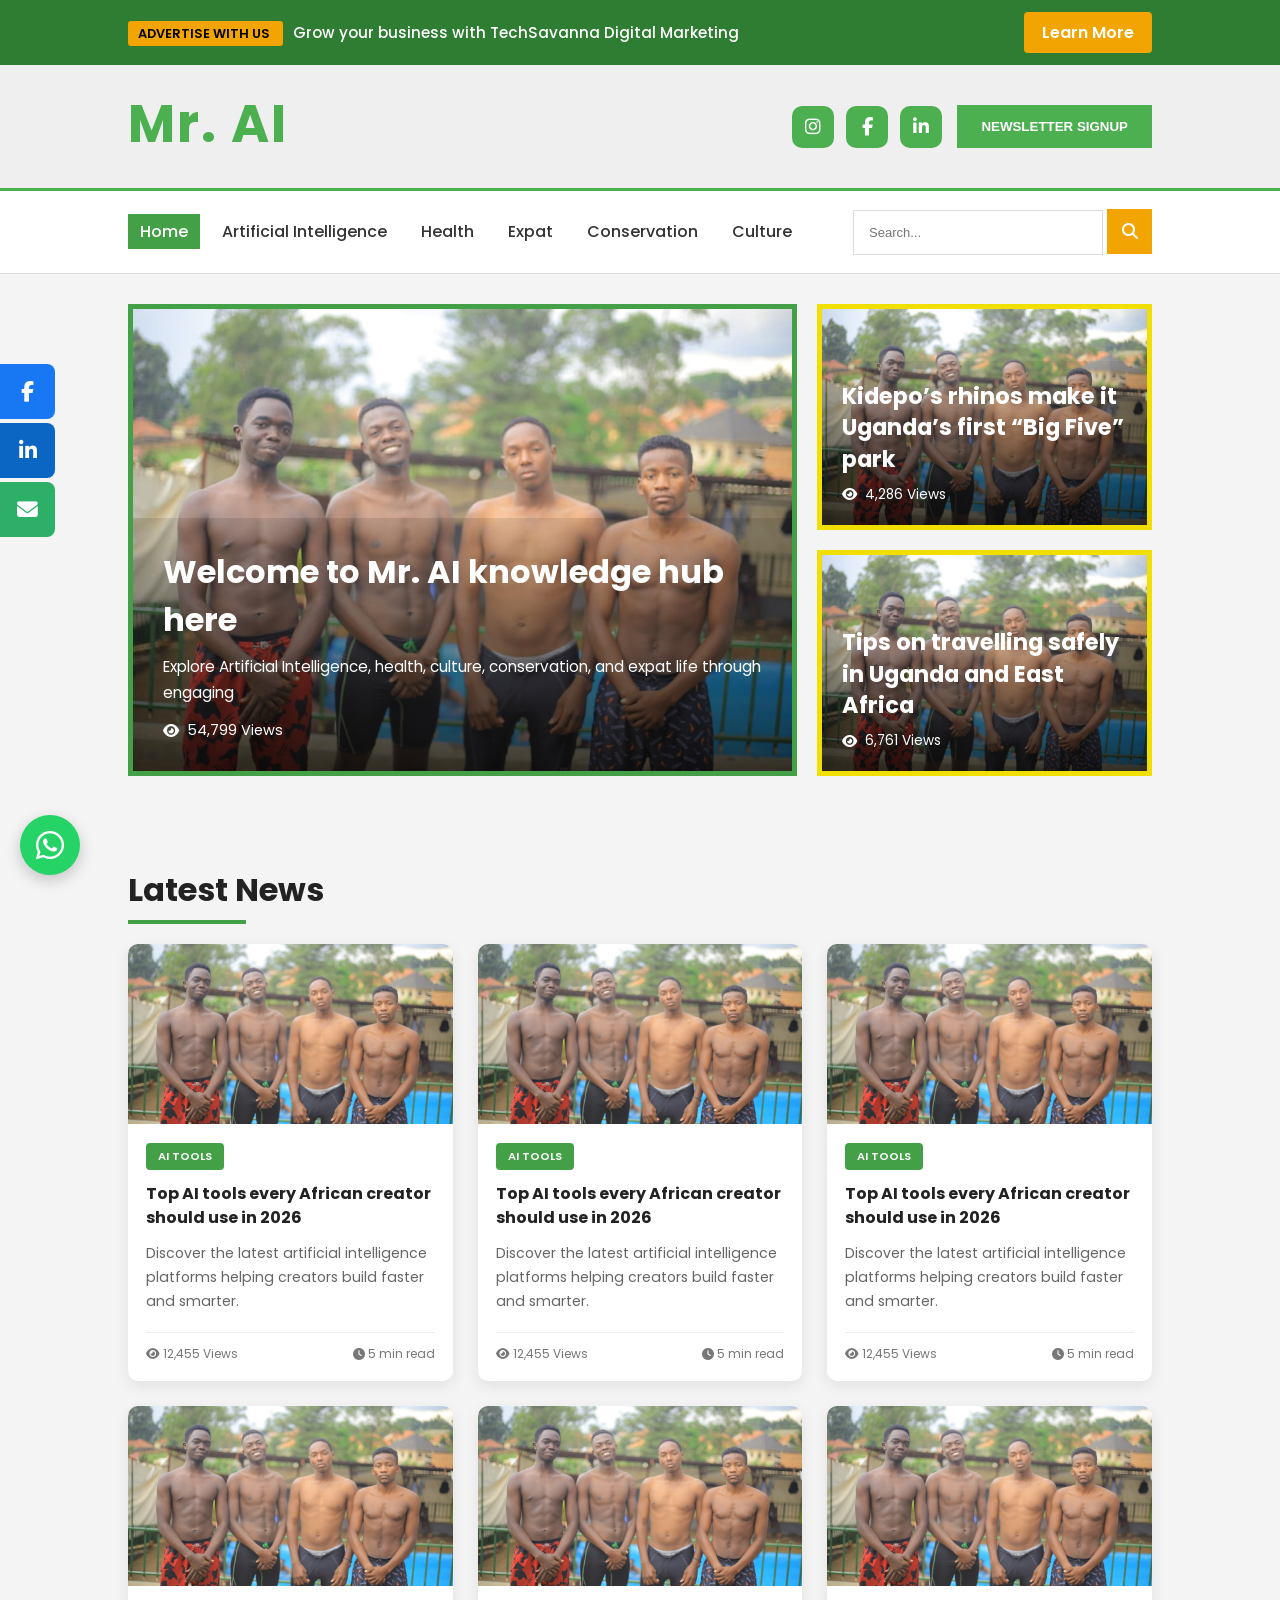
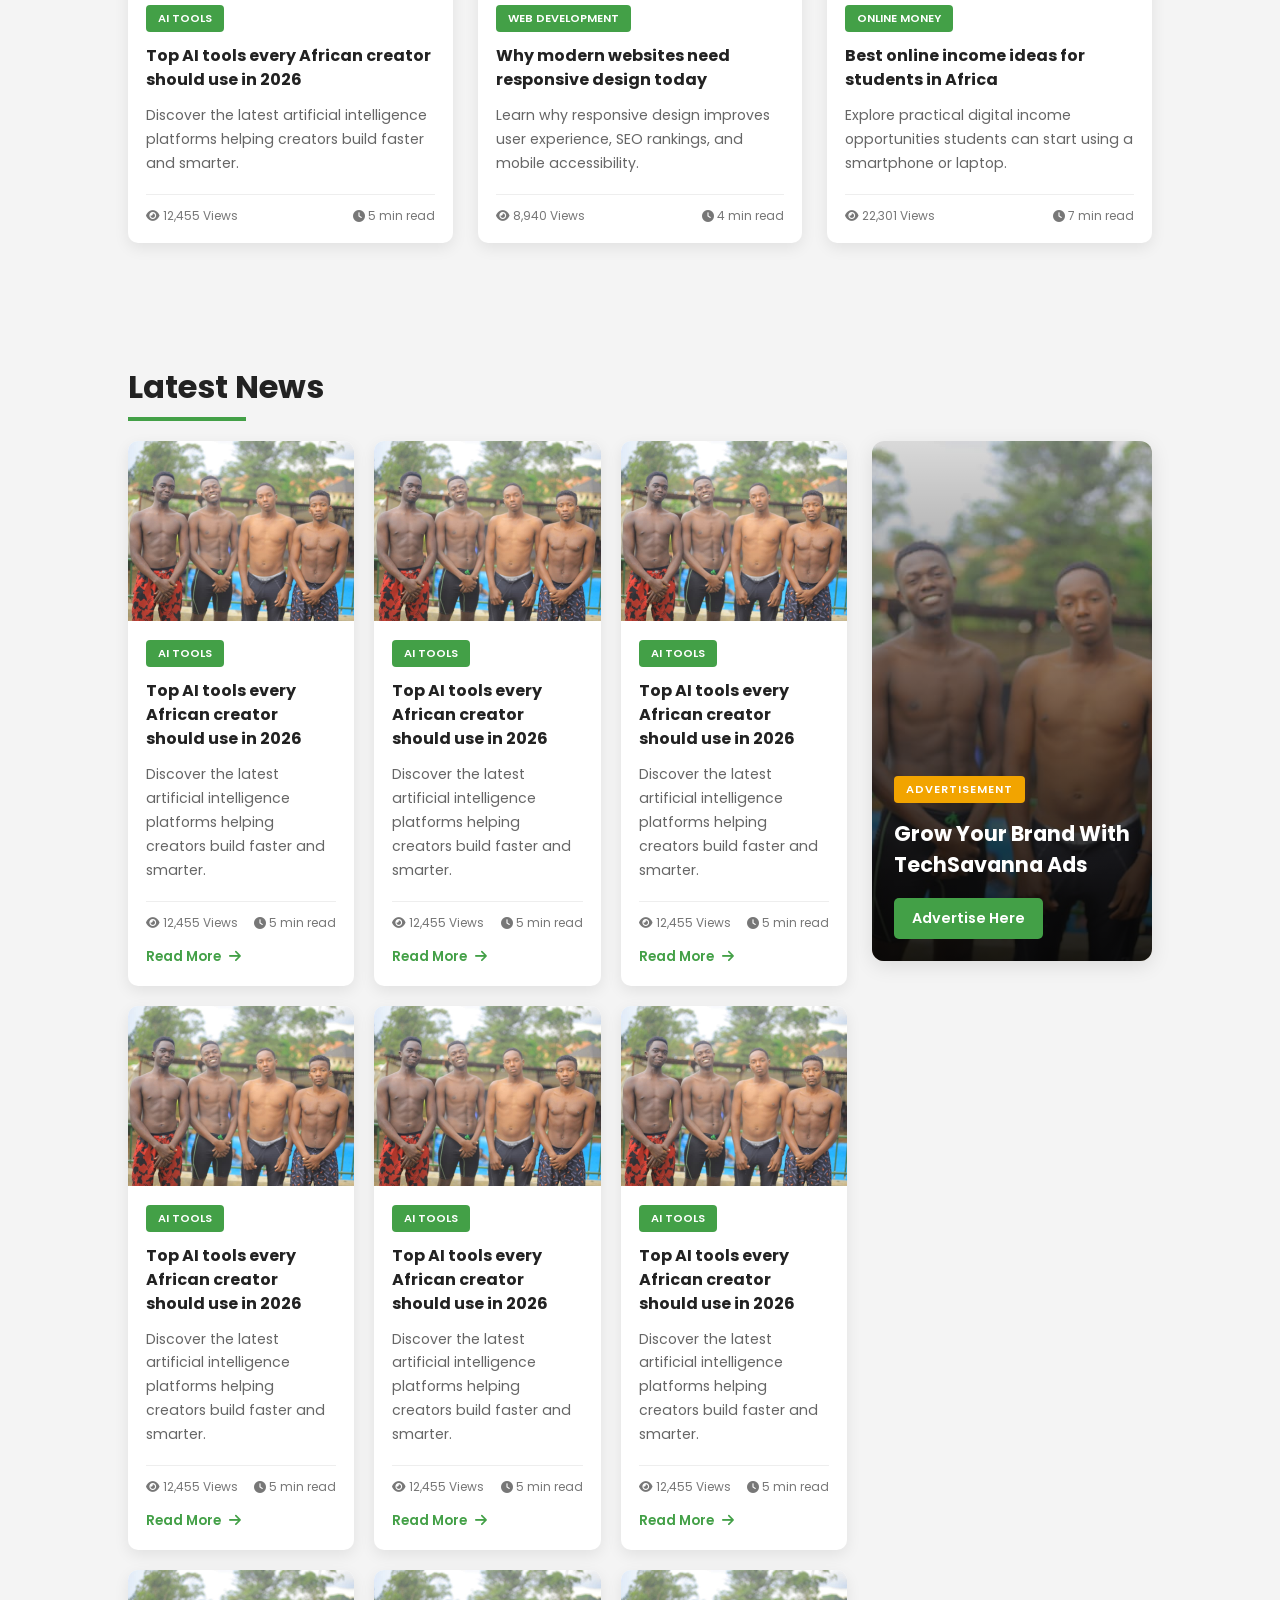
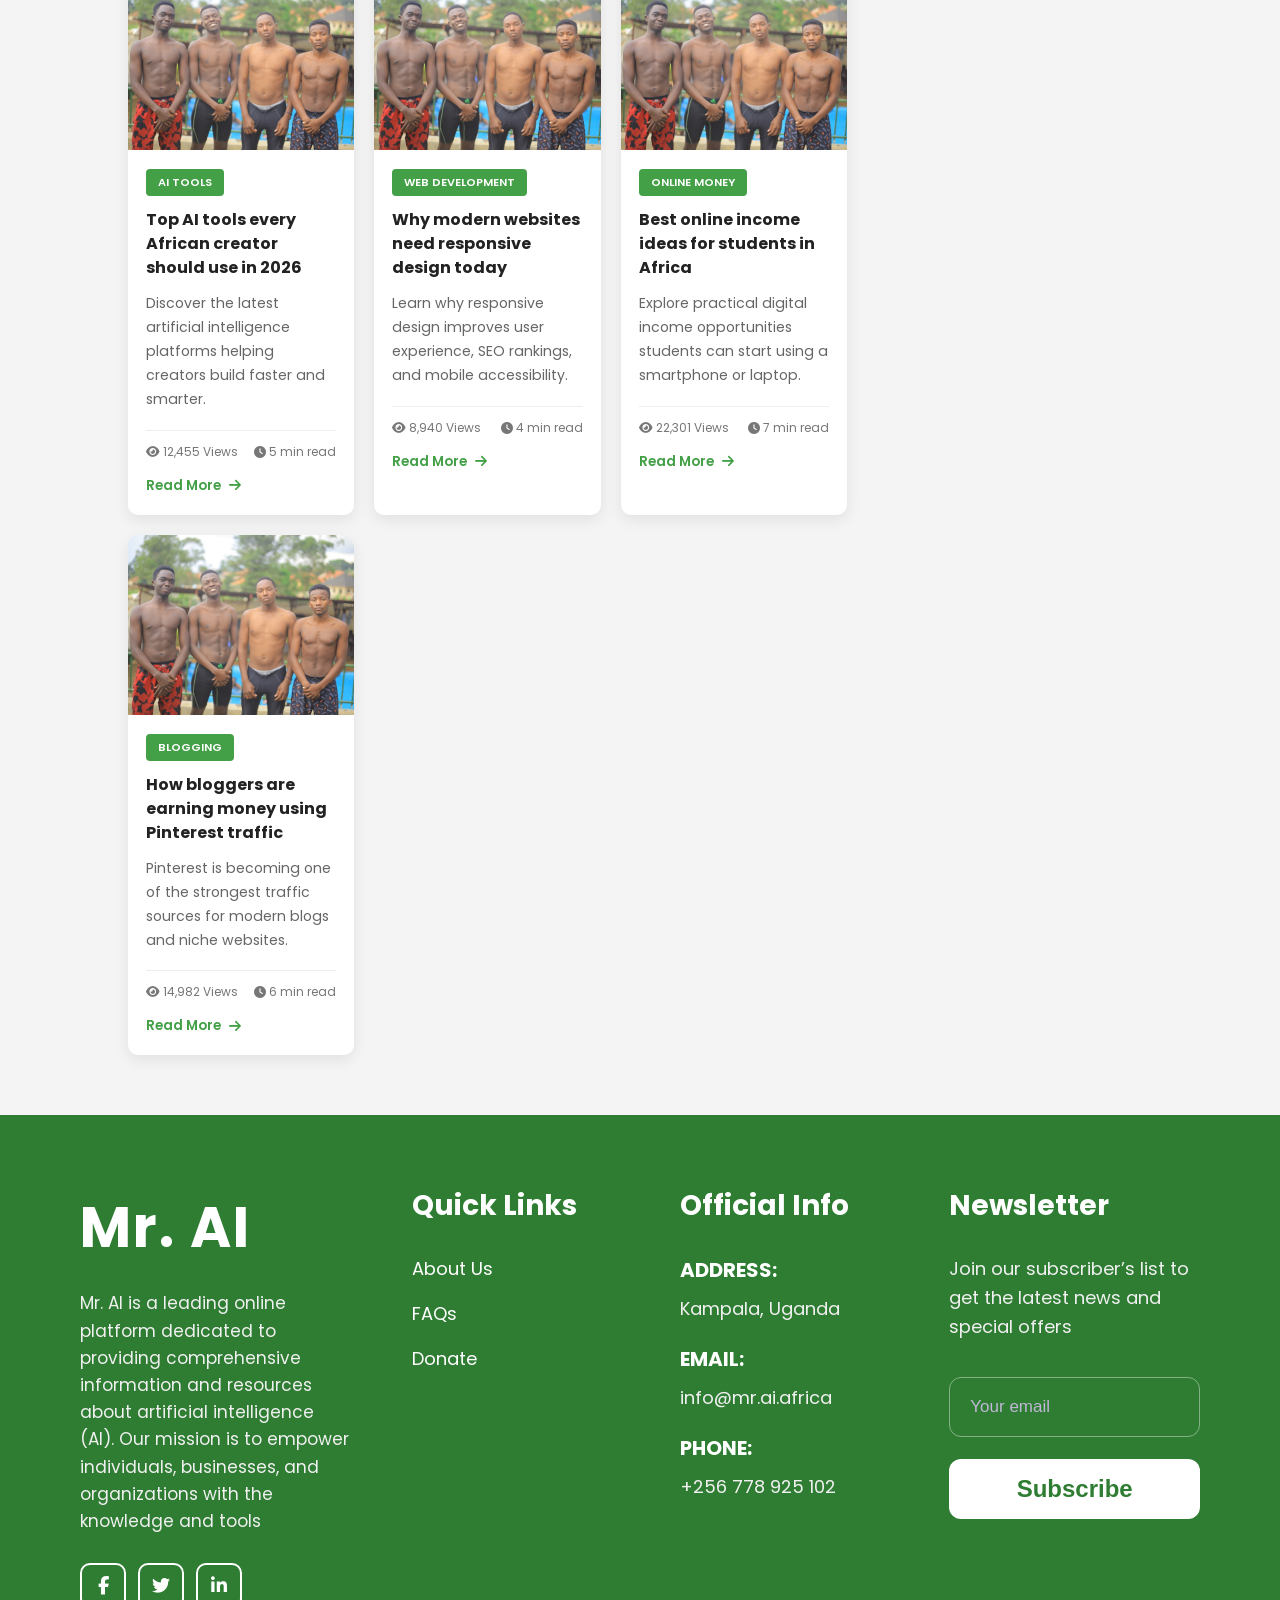
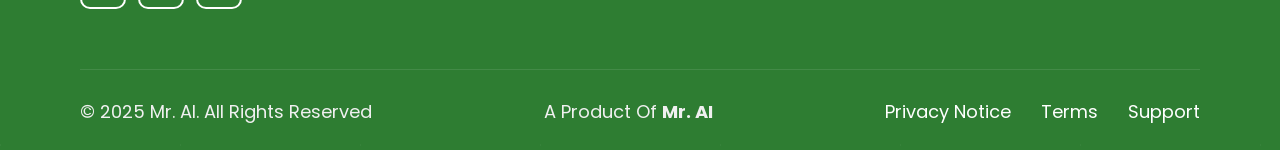
<file: index.html>
<!DOCTYPE html>
<html lang="en">

<head>
    <meta charset="UTF-8" />
    <meta name="viewport" content="width=device-width, initial-scale=1.0" />
    <title>Travel Blog Layout</title>

    <!-- external resources -->
    <link rel="preconnect" href="https://fonts.googleapis.com">
    <link rel="preconnect" href="https://fonts.gstatic.com" crossorigin>

    <!-- external resources fonts and font awesome icons -->
    <link href="https://fonts.googleapis.com/css2?family=Poppins:wght@300;400;500;600;700&display=swap"
        rel="stylesheet">
    <link rel="stylesheet" href="https://cdnjs.cloudflare.com/ajax/libs/font-awesome/6.5.2/css/all.min.css" />

    <!-- external resources locally made -->
    <link rel="stylesheet" href="./assests/css/style.css" />
</head>

<body>

    <!-- Floating social media actions  -->
    <div class="floating-socials">
        <a href="#" class="facebook"><i class="fab fa-facebook-f"></i></a>
        <a href="#" class="linkedin"><i class="fab fa-linkedin-in"></i></a>
        <a href="#" class="email"><i class="fas fa-envelope"></i></a>
    </div>

    <!-- floating whatsapp icon -->
    <a href="#" class="whatsapp"><i class="fab fa-whatsapp"></i></a>


    <!-- Top advertising area bar  -->
    <section class="topadvert">
        <div class="advert-wrapper">
            <div class="advert-text">
                <span> ADVERTISE WITH US </span>
                Grow your business with TechSavanna Digital Marketing
            </div>

            <a href="#" class="advert-btn"> Learn More </a>
        </div>
    </section>

    <!-- Header -->
    <header class="top-header">
        <div class="container">
            <div class="header-wrapper">
                <div class="logo">
                    <!-- <img src="./assests/images/IMG-20260120-WA0158.jpg" alt="TechSavanna Logo"> -->
                    <h1 >Mr. AI</h1>
                </div>

                <div class="header-right">
                    <!-- <button class="podcast-btn">
                        <i class="fas fa-microphone"></i>
                        PODCAST
                    </button> -->

                    <div class="social-icons">
                        <a href="#"><i class="fab fa-instagram"></i></a>
                        <a href="#"><i class="fab fa-facebook-f"></i></a>
                        <a href="#"><i class="fab fa-linkedin-in"></i></a>
                    </div>

                    <a href="">
                        <button class="newsletter-btn"> NEWSLETTER SIGNUP </button>
                    </a>
                </div>
            </div>
        </div>
    </header>


    <!-- Navbar section  -->
    <nav class="navbar" id="navbar">
        <div class="container">
            <div class="nav-wrapper">
                <ul class="nav-links">
                    <li><a href="#" class="active">Home</a></li>
                    <li><a href="#"> Artificial Intelligence </a></li>
                    <li><a href="#"> Health </a></li>
                    <li><a href="#">Expat</a></li>
                    <li><a href="#">Conservation</a></li>
                    <li><a href="#">Culture</a></li>
                    <!-- <li><a href="#">Travel Tips</a></li>
                    <li><a href="#">Directory</a></li>
                    <li><a href="#">Contact</a></li> -->
                </ul>

                <!-- toogle btn section  -->
                <!-- <div class="toggle_btn">
                    <i class="fas fa-bars"></i>
                </div> -->

                <!-- <button class="search-btn">
                    <i class="fas fa-search"></i>
                </button> -->

                <div class="searchbar">
                    <form action="" method="post">
                        <input type="search" placeholder="Search...">
                        <button class="search-btn" type="submit"><i class="fas fa-search"></i></button>
                    </form>
                </div>
            </div>
        </div>
    </nav>


    <!-- HERO SECTION -->

    <section class="hero">

        <div class="container">

            <div class="hero-grid">

                <!-- MAIN POST -->

                <div class="main-post">

                    <img src="./assests/images/IMG-20260120-WA0158.jpg" alt="Travel Blog">

                    <div class="overlay">
                        <h2> Welcome to Mr. AI knowledge hub here</h2>

                        <p>
                            Explore Artificial Intelligence, health, culture, 
                            conservation, and expat life through engaging
                        </p>

                        <div class="views">
                            <i class="fas fa-eye"></i>
                            54,799 Views
                        </div>

                    </div>

                </div>

                <!-- SIDE POSTS -->

                <div class="side-posts">

                    <div class="side-card">

                        <img src="./assests/images/IMG-20260120-WA0158.jpg" alt="Post">

                        <div class="side-overlay">

                            <h3>
                                Kidepo’s rhinos make it Uganda’s first “Big Five” park
                            </h3>

                            <div class="views">
                                <i class="fas fa-eye"></i>
                                4,286 Views
                            </div>

                        </div>

                    </div>

                    <div class="side-card">

                        <img src="./assests/images/IMG-20260120-WA0158.jpg" alt="Post">

                        <div class="side-overlay">

                            <h3>
                                Tips on travelling safely in Uganda and East Africa
                            </h3>

                            <div class="views">
                                <i class="fas fa-eye"></i>
                                6,761 Views
                            </div>

                        </div>

                    </div>

                </div>

            </div>

        </div>

    </section>


    <!-- =========================
     LATEST NEWS SECTION
========================= -->

    <section class="latest-news">

        <div class="container">

            <div class="section-title">
                <h2>Latest News</h2>
            </div>

            <div class="news-grid">

                <!-- CARD 1 -->

                <div class="news-card">

                    <div class="news-image">
                        <img src="./assests/images/IMG-20260120-WA0158.jpg" alt="">
                    </div>

                    <div class="news-content">

                        <span class="news-category">
                            AI TOOLS
                        </span>

                        <h3>
                            Top AI tools every African creator should use in 2026
                        </h3>

                        <p>
                            Discover the latest artificial intelligence platforms
                            helping creators build faster and smarter.
                        </p>

                        <div class="news-meta">

                            <span>
                                <i class="fas fa-eye"></i>
                                12,455 Views
                            </span>

                            <span>
                                <i class="fas fa-clock"></i>
                                5 min read
                            </span>

                        </div>

                    </div>

                </div>

                <div class="news-card">

                    <div class="news-image">
                        <img src="./assests/images/IMG-20260120-WA0158.jpg" alt="">
                    </div>

                    <div class="news-content">

                        <span class="news-category">
                            AI TOOLS
                        </span>

                        <h3>
                            Top AI tools every African creator should use in 2026
                        </h3>

                        <p>
                            Discover the latest artificial intelligence platforms
                            helping creators build faster and smarter.
                        </p>

                        <div class="news-meta">

                            <span>
                                <i class="fas fa-eye"></i>
                                12,455 Views
                            </span>

                            <span>
                                <i class="fas fa-clock"></i>
                                5 min read
                            </span>

                        </div>

                    </div>

                </div>

                <div class="news-card">

                    <div class="news-image">
                        <img src="./assests/images/IMG-20260120-WA0158.jpg" alt="">
                    </div>

                    <div class="news-content">

                        <span class="news-category">
                            AI TOOLS
                        </span>

                        <h3>
                            Top AI tools every African creator should use in 2026
                        </h3>

                        <p>
                            Discover the latest artificial intelligence platforms
                            helping creators build faster and smarter.
                        </p>

                        <div class="news-meta">

                            <span>
                                <i class="fas fa-eye"></i>
                                12,455 Views
                            </span>

                            <span>
                                <i class="fas fa-clock"></i>
                                5 min read
                            </span>

                        </div>

                    </div>

                </div>

                <div class="news-card">

                    <div class="news-image">
                        <img src="./assests/images/IMG-20260120-WA0158.jpg" alt="">
                    </div>

                    <div class="news-content">

                        <span class="news-category">
                            AI TOOLS
                        </span>

                        <h3>
                            Top AI tools every African creator should use in 2026
                        </h3>

                        <p>
                            Discover the latest artificial intelligence platforms
                            helping creators build faster and smarter.
                        </p>

                        <div class="news-meta">

                            <span>
                                <i class="fas fa-eye"></i>
                                12,455 Views
                            </span>

                            <span>
                                <i class="fas fa-clock"></i>
                                5 min read
                            </span>

                        </div>

                    </div>

                </div>

                <!-- CARD 2 -->

                <div class="news-card">

                    <div class="news-image">
                        <img src="./assests/images/IMG-20260120-WA0158.jpg" alt="">
                    </div>

                    <div class="news-content">

                        <span class="news-category">
                            WEB DEVELOPMENT
                        </span>

                        <h3>
                            Why modern websites need responsive design today
                        </h3>

                        <p>
                            Learn why responsive design improves user experience,
                            SEO rankings, and mobile accessibility.
                        </p>

                        <div class="news-meta">

                            <span>
                                <i class="fas fa-eye"></i>
                                8,940 Views
                            </span>

                            <span>
                                <i class="fas fa-clock"></i>
                                4 min read
                            </span>

                        </div>

                    </div>

                </div>

                <!-- CARD 3 -->

                <div class="news-card">

                    <div class="news-image">
                        <img src="./assests/images/IMG-20260120-WA0158.jpg" alt="">
                    </div>

                    <div class="news-content">

                        <span class="news-category">
                            ONLINE MONEY
                        </span>

                        <h3>
                            Best online income ideas for students in Africa
                        </h3>

                        <p>
                            Explore practical digital income opportunities
                            students can start using a smartphone or laptop.
                        </p>

                        <div class="news-meta">

                            <span>
                                <i class="fas fa-eye"></i>
                                22,301 Views
                            </span>

                            <span>
                                <i class="fas fa-clock"></i>
                                7 min read
                            </span>

                        </div>

                    </div>

                </div>

            </div>

        </div>

    </section>


    <!-- =========================
     NEWS + SIDEBAR LAYOUT
========================= -->

    <section class="latest-news">

        <div class="container">

            <div class="section-title">
                <h2>Latest News</h2>
            </div>

            <div class="content-layout">

                <!-- NEWS POSTS -->

                <div class="posts-wrapper">

                    <!-- CARD 1 -->

                    <div class="news-card">

                        <div class="news-image">
                            <img src="./assests/images/IMG-20260120-WA0158.jpg" alt="">
                        </div>

                        <div class="news-content">

                            <span class="news-category">
                                AI TOOLS
                            </span>

                            <h3>
                                Top AI tools every African creator should use in 2026
                            </h3>

                            <p>
                                Discover the latest artificial intelligence platforms
                                helping creators build faster and smarter.
                            </p>

                            <div class="news-meta">

                                <span>
                                    <i class="fas fa-eye"></i>
                                    12,455 Views
                                </span>

                                <span>
                                    <i class="fas fa-clock"></i>
                                    5 min read
                                </span>

                            </div>

                            <a href="#" class="read-more">
                                Read More
                                <i class="fas fa-arrow-right"></i>
                            </a>

                        </div>

                    </div>




                    <!--  -->
                    <div class="news-card">

                        <div class="news-image">
                            <img src="./assests/images/IMG-20260120-WA0158.jpg" alt="">
                        </div>

                        <div class="news-content">

                            <span class="news-category">
                                AI TOOLS
                            </span>

                            <h3>
                                Top AI tools every African creator should use in 2026
                            </h3>

                            <p>
                                Discover the latest artificial intelligence platforms
                                helping creators build faster and smarter.
                            </p>

                            <div class="news-meta">

                                <span>
                                    <i class="fas fa-eye"></i>
                                    12,455 Views
                                </span>

                                <span>
                                    <i class="fas fa-clock"></i>
                                    5 min read
                                </span>

                            </div>

                            <a href="#" class="read-more">
                                Read More
                                <i class="fas fa-arrow-right"></i>
                            </a>

                        </div>

                    </div>

                    <div class="news-card">

                        <div class="news-image">
                            <img src="./assests/images/IMG-20260120-WA0158.jpg" alt="">
                        </div>

                        <div class="news-content">

                            <span class="news-category">
                                AI TOOLS
                            </span>

                            <h3>
                                Top AI tools every African creator should use in 2026
                            </h3>

                            <p>
                                Discover the latest artificial intelligence platforms
                                helping creators build faster and smarter.
                            </p>

                            <div class="news-meta">

                                <span>
                                    <i class="fas fa-eye"></i>
                                    12,455 Views
                                </span>

                                <span>
                                    <i class="fas fa-clock"></i>
                                    5 min read
                                </span>

                            </div>

                            <a href="#" class="read-more">
                                Read More
                                <i class="fas fa-arrow-right"></i>
                            </a>

                        </div>

                    </div>

                    <div class="news-card">

                        <div class="news-image">
                            <img src="./assests/images/IMG-20260120-WA0158.jpg" alt="">
                        </div>

                        <div class="news-content">

                            <span class="news-category">
                                AI TOOLS
                            </span>

                            <h3>
                                Top AI tools every African creator should use in 2026
                            </h3>

                            <p>
                                Discover the latest artificial intelligence platforms
                                helping creators build faster and smarter.
                            </p>

                            <div class="news-meta">

                                <span>
                                    <i class="fas fa-eye"></i>
                                    12,455 Views
                                </span>

                                <span>
                                    <i class="fas fa-clock"></i>
                                    5 min read
                                </span>

                            </div>

                            <a href="#" class="read-more">
                                Read More
                                <i class="fas fa-arrow-right"></i>
                            </a>

                        </div>

                    </div>

                    <div class="news-card">

                        <div class="news-image">
                            <img src="./assests/images/IMG-20260120-WA0158.jpg" alt="">
                        </div>

                        <div class="news-content">

                            <span class="news-category">
                                AI TOOLS
                            </span>

                            <h3>
                                Top AI tools every African creator should use in 2026
                            </h3>

                            <p>
                                Discover the latest artificial intelligence platforms
                                helping creators build faster and smarter.
                            </p>

                            <div class="news-meta">

                                <span>
                                    <i class="fas fa-eye"></i>
                                    12,455 Views
                                </span>

                                <span>
                                    <i class="fas fa-clock"></i>
                                    5 min read
                                </span>

                            </div>

                            <a href="#" class="read-more">
                                Read More
                                <i class="fas fa-arrow-right"></i>
                            </a>

                        </div>

                    </div>

                    <div class="news-card">

                        <div class="news-image">
                            <img src="./assests/images/IMG-20260120-WA0158.jpg" alt="">
                        </div>

                        <div class="news-content">

                            <span class="news-category">
                                AI TOOLS
                            </span>

                            <h3>
                                Top AI tools every African creator should use in 2026
                            </h3>

                            <p>
                                Discover the latest artificial intelligence platforms
                                helping creators build faster and smarter.
                            </p>

                            <div class="news-meta">

                                <span>
                                    <i class="fas fa-eye"></i>
                                    12,455 Views
                                </span>

                                <span>
                                    <i class="fas fa-clock"></i>
                                    5 min read
                                </span>

                            </div>

                            <a href="#" class="read-more">
                                Read More
                                <i class="fas fa-arrow-right"></i>
                            </a>

                        </div>

                    </div>

                    <div class="news-card">

                        <div class="news-image">
                            <img src="./assests/images/IMG-20260120-WA0158.jpg" alt="">
                        </div>

                        <div class="news-content">

                            <span class="news-category">
                                AI TOOLS
                            </span>

                            <h3>
                                Top AI tools every African creator should use in 2026
                            </h3>

                            <p>
                                Discover the latest artificial intelligence platforms
                                helping creators build faster and smarter.
                            </p>

                            <div class="news-meta">

                                <span>
                                    <i class="fas fa-eye"></i>
                                    12,455 Views
                                </span>

                                <span>
                                    <i class="fas fa-clock"></i>
                                    5 min read
                                </span>

                            </div>

                            <a href="#" class="read-more">
                                Read More
                                <i class="fas fa-arrow-right"></i>
                            </a>

                        </div>

                    </div>

                    <!--  -->

                    <!-- CARD 2 -->

                    <div class="news-card">

                        <div class="news-image">
                            <img src="./assests/images/IMG-20260120-WA0158.jpg" alt="">
                        </div>

                        <div class="news-content">

                            <span class="news-category">
                                WEB DEVELOPMENT
                            </span>

                            <h3>
                                Why modern websites need responsive design today
                            </h3>

                            <p>
                                Learn why responsive design improves user experience,
                                SEO rankings, and mobile accessibility.
                            </p>

                            <div class="news-meta">

                                <span>
                                    <i class="fas fa-eye"></i>
                                    8,940 Views
                                </span>

                                <span>
                                    <i class="fas fa-clock"></i>
                                    4 min read
                                </span>

                            </div>

                            <a href="#" class="read-more">
                                Read More
                                <i class="fas fa-arrow-right"></i>
                            </a>

                        </div>

                    </div>

                    <!-- CARD 3 -->

                    <div class="news-card">

                        <div class="news-image">
                            <img src="./assests/images/IMG-20260120-WA0158.jpg" alt="">
                        </div>

                        <div class="news-content">

                            <span class="news-category">
                                ONLINE MONEY
                            </span>

                            <h3>
                                Best online income ideas for students in Africa
                            </h3>

                            <p>
                                Explore practical digital income opportunities
                                students can start using a smartphone or laptop.
                            </p>

                            <div class="news-meta">

                                <span>
                                    <i class="fas fa-eye"></i>
                                    22,301 Views
                                </span>

                                <span>
                                    <i class="fas fa-clock"></i>
                                    7 min read
                                </span>

                            </div>

                            <a href="#" class="read-more">
                                Read More
                                <i class="fas fa-arrow-right"></i>
                            </a>

                        </div>

                    </div>

                    <!-- CARD 4 -->

                    <div class="news-card">

                        <div class="news-image">
                            <img src="./assests/images/IMG-20260120-WA0158.jpg" alt="">
                        </div>

                        <div class="news-content">

                            <span class="news-category">
                                BLOGGING
                            </span>

                            <h3>
                                How bloggers are earning money using Pinterest traffic
                            </h3>

                            <p>
                                Pinterest is becoming one of the strongest traffic
                                sources for modern blogs and niche websites.
                            </p>

                            <div class="news-meta">

                                <span>
                                    <i class="fas fa-eye"></i>
                                    14,982 Views
                                </span>

                                <span>
                                    <i class="fas fa-clock"></i>
                                    6 min read
                                </span>

                            </div>

                            <a href="#" class="read-more">
                                Read More
                                <i class="fas fa-arrow-right"></i>
                            </a>

                        </div>

                    </div>

                </div>

                <!-- SIDEBAR -->

                <aside class="sidebar">

                    <div class="advert-card">

                        <img src="./assests/images/IMG-20260120-WA0158.jpg" alt="Advertisement">

                        <div class="advert-overlay">

                            <span>ADVERTISEMENT</span>

                            <h3>
                                Grow Your Brand With TechSavanna Ads
                            </h3>

                            <a href="#">
                                Advertise Here
                            </a>

                        </div>

                    </div>

                </aside>

            </div>

        </div>

    </section>






    <footer>

        <div class="footer-container">

            <!-- Left -->
            <div>
                <div class="logo">Mr. AI </div>

                <p class="about-text">
                    Mr. AI is a leading online platform dedicated to providing
                    comprehensive information and resources about artificial
                    intelligence (AI). Our mission is to empower individuals,
                    businesses, and organizations with the knowledge and tools
                </p>

                <div class="social-icons">
                    <a href="#"><i class="fab fa-facebook-f"></i></a>
                    <a href="#"><i class="fab fa-twitter"></i></a>
                    <a href="#"><i class="fab fa-linkedin-in"></i></a>
                </div>
            </div>

            <!-- Quick Links -->
            <div>
                <h3 class="footer-title">Quick Links</h3>

                <div class="footer-links">
                    <a href="#">About Us</a>
                    <a href="#">FAQs</a>
                    <a href="#"> Donate </a>
                </div>
            </div>

            <!-- Official Info -->
            <div>
                <h3 class="footer-title">Official Info</h3>

                <div class="info-item">
                    <h4>ADDRESS:</h4>
                    <p>Kampala, Uganda</p>
                </div>

                <div class="info-item">
                    <h4>EMAIL:</h4>
                    <p>info@mr.ai.africa</p>
                </div>

                <div class="info-item">
                    <h4>PHONE:</h4>
                    <p>+256 778 925 102</p>
                </div>
            </div>

            <!-- Newsletter -->
            <div>
                <h3 class="footer-title">Newsletter</h3>

                <p class="newsletter-text">
                    Join our subscriber’s list to get the latest
                    news and special offers
                </p>

                <form class="newsletter">
                    <input type="email" placeholder="Your email">
                    <button type="submit">Subscribe</button>
                </form>
            </div>

        </div>

        <!-- Bottom -->
        <div class="footer-bottom">

            <p>© 2025 Mr. AI. All Rights Reserved</p>

            <p>A Product Of <span>Mr. AI</span></p>

            <div class="bottom-links">
                <a href="#">Privacy Notice</a>
                <a href="#">Terms</a>
                <a href="#">Support</a>
            </div>

        </div>

    </footer>

    <script>
        const navbar = document.getElementById("navbar");
        const navbarTop = navbar.offsetTop;

        window.addEventListener("scroll", () => {
            if (window.scrollY > navbarTop) {
                navbar.classList.add("change_bg");
            } else {
                navbar.classList.remove("change_bg");
            }

            // alert("Scroll event detected! Current scroll position: " + window.scrollY);
        });
    </script>

</body>

</html>
</file>
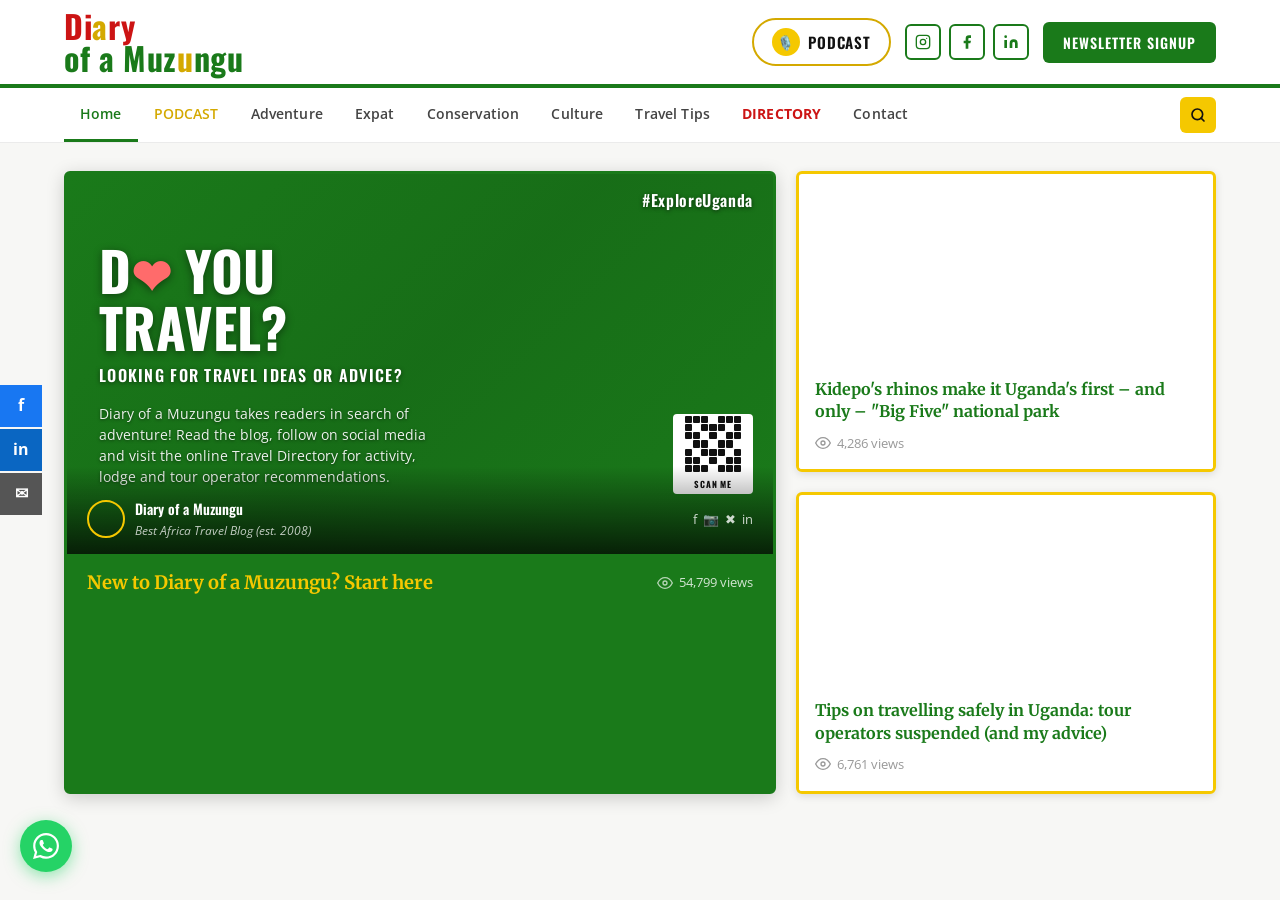
<file: hg.html>
<!DOCTYPE html>
<html lang="en">
<head>
  <meta charset="UTF-8" />
  <meta name="viewport" content="width=device-width, initial-scale=1.0" />
  <title>Diary of a Muzungu</title>
  <link href="https://fonts.googleapis.com/css2?family=Oswald:wght@400;600;700&family=Merriweather:ital,wght@0,400;0,700;1,400&family=Open+Sans:wght@400;600&display=swap" rel="stylesheet" />
  <style>
    /* ── CSS Custom Properties ── */
    :root {
      --green-dark:   #1a7a1a;
      --green-mid:    #28a428;
      --green-light:  #4cba4c;
      --yellow:       #f5c800;
      --yellow-dark:  #d4a900;
      --red:          #cc1414;
      --white:        #ffffff;
      --off-white:    #f7f7f5;
      --gray-light:   #ebebeb;
      --gray-mid:     #999999;
      --gray-dark:    #444444;
      --black:        #111111;
      --border-green: 3px solid var(--green-dark);
      --border-yellow:3px solid var(--yellow);
      --shadow-sm:    0 2px 8px rgba(0,0,0,0.12);
      --shadow-md:    0 4px 18px rgba(0,0,0,0.18);
      --shadow-lg:    0 8px 32px rgba(0,0,0,0.22);
      --radius:       6px;
      --font-display: 'Oswald', sans-serif;
      --font-body:    'Open Sans', sans-serif;
      --font-serif:   'Merriweather', serif;
      --transition:   0.22s ease;
    }

    /* ── Reset & Base ── */
    *, *::before, *::after {
      box-sizing: border-box;
      margin: 0;
      padding: 0;
    }

    html { font-size: 16px; scroll-behavior: smooth; }

    body {
      font-family: var(--font-body);
      background-color: var(--off-white);
      color: var(--black);
      line-height: 1.6;
    }

    a {
      text-decoration: none;
      color: inherit;
      transition: color var(--transition);
    }

    img { display: block; max-width: 100%; }

    ul { list-style: none; }

    /* ── Top Bar ── */
    .top-bar {
      background-color: var(--white);
      border-bottom: 4px solid var(--green-dark);
      padding: 10px 0;
    }

    .top-bar__inner {
      max-width: 1200px;
      margin: 0 auto;
      padding: 0 24px;
      display: flex;
      align-items: center;
      justify-content: space-between;
      gap: 16px;
    }

    /* Logo */
    .logo {
      display: flex;
      align-items: center;
      gap: 8px;
      text-decoration: none;
    }

    .logo__text {
      font-family: var(--font-display);
      font-size: 2rem;
      font-weight: 700;
      line-height: 1;
      letter-spacing: 0.02em;
    }

    .logo__text .word-diary { color: var(--red); }
    .logo__text .word-of    { color: var(--green-dark); }
    .logo__text .word-a     { color: var(--green-dark); }
    .logo__text .word-muzungu { color: var(--green-dark); }

    .logo__text .letter-highlight {
      color: var(--yellow-dark);
    }

    /* Right side controls */
    .top-bar__actions {
      display: flex;
      align-items: center;
      gap: 14px;
    }

    /* Podcast button */
    .btn-podcast {
      display: flex;
      align-items: center;
      gap: 8px;
      background-color: var(--white);
      border: 2px solid var(--yellow-dark);
      border-radius: 999px;
      padding: 8px 18px;
      font-family: var(--font-display);
      font-size: 0.95rem;
      font-weight: 600;
      letter-spacing: 0.06em;
      color: var(--black);
      cursor: pointer;
      transition: background-color var(--transition), box-shadow var(--transition);
    }

    .btn-podcast:hover {
      background-color: var(--yellow);
      box-shadow: var(--shadow-sm);
    }

    .btn-podcast__icon {
      width: 28px;
      height: 28px;
      background-color: var(--yellow);
      border-radius: 50%;
      display: flex;
      align-items: center;
      justify-content: center;
      font-size: 0.85rem;
      flex-shrink: 0;
      transition: background-color var(--transition);
    }

    .btn-podcast:hover .btn-podcast__icon {
      background-color: var(--yellow-dark);
    }

    /* Social icons */
    .social-icons {
      display: flex;
      align-items: center;
      gap: 8px;
    }

    .social-icon {
      width: 36px;
      height: 36px;
      border: 2px solid var(--green-dark);
      border-radius: var(--radius);
      display: flex;
      align-items: center;
      justify-content: center;
      font-size: 0.9rem;
      color: var(--green-dark);
      transition: background-color var(--transition), color var(--transition);
    }

    .social-icon:hover {
      background-color: var(--green-dark);
      color: var(--white);
    }

    /* Newsletter button */
    .btn-newsletter {
      background-color: var(--green-dark);
      color: var(--white);
      border: none;
      border-radius: var(--radius);
      padding: 10px 20px;
      font-family: var(--font-display);
      font-size: 0.88rem;
      font-weight: 600;
      letter-spacing: 0.07em;
      cursor: pointer;
      white-space: nowrap;
      transition: background-color var(--transition), box-shadow var(--transition);
    }

    .btn-newsletter:hover {
      background-color: var(--green-mid);
      box-shadow: var(--shadow-sm);
    }

    /* ── Navigation ── */
    .nav {
      background-color: var(--white);
      border-bottom: 1px solid var(--gray-light);
    }

    .nav__inner {
      max-width: 1200px;
      margin: 0 auto;
      padding: 0 24px;
      display: flex;
      align-items: center;
      justify-content: space-between;
    }

    .nav__list {
      display: flex;
      align-items: center;
    }

    .nav__item { position: relative; }

    .nav__link {
      display: block;
      padding: 14px 16px;
      font-family: var(--font-body);
      font-size: 0.9rem;
      font-weight: 600;
      color: var(--gray-dark);
      letter-spacing: 0.01em;
      border-bottom: 3px solid transparent;
      transition: color var(--transition), border-color var(--transition);
    }

    .nav__link:hover,
    .nav__link--active { color: var(--green-dark); border-bottom-color: var(--green-dark); }

    .nav__link--podcast { color: var(--yellow-dark); }
    .nav__link--podcast:hover { color: var(--yellow-dark); border-bottom-color: var(--yellow-dark); }

    .nav__link--directory { color: var(--red); font-weight: 700; }
    .nav__link--directory:hover { color: var(--red); border-bottom-color: var(--red); }

    .nav__search-btn {
      background: var(--yellow);
      border: none;
      width: 36px;
      height: 36px;
      border-radius: var(--radius);
      display: flex;
      align-items: center;
      justify-content: center;
      cursor: pointer;
      font-size: 0.95rem;
      color: var(--black);
      transition: background-color var(--transition);
    }

    .nav__search-btn:hover { background-color: var(--yellow-dark); }

    /* ── Main Content ── */
    .main {
      max-width: 1200px;
      margin: 28px auto;
      padding: 0 24px;
    }

    /* ── Hero Grid ── */
    .hero-grid {
      display: grid;
      grid-template-columns: 1fr 420px;
      gap: 20px;
    }

    /* ── Featured Card (left) ── */
    .card-featured {
      border: var(--border-green);
      border-radius: var(--radius);
      overflow: hidden;
      background-color: var(--green-dark);
      position: relative;
      box-shadow: var(--shadow-md);
      transition: box-shadow var(--transition);
      cursor: pointer;
    }

    .card-featured:hover { box-shadow: var(--shadow-lg); }

    .card-featured__hero {
      position: relative;
      height: 380px;
      overflow: hidden;
    }

    /* Travel hero image placeholder (gradient + overlay) */
    .card-featured__bg {
      width: 100%;
      height: 100%;
      background:
        linear-gradient(135deg,
          rgba(26, 122, 26, 0.45) 0%,
          rgba(0, 0, 0, 0.1) 50%,
          rgba(26, 122, 26, 0.25) 100%
        ),
        url('https://images.unsplash.com/photo-1547471080-7cc2caa01a7e?w=900&q=80') center / cover no-repeat;
      transition: transform 0.4s ease;
    }

    .card-featured:hover .card-featured__bg { transform: scale(1.03); }

    /* Hashtag overlay */
    .card-featured__hashtag {
      position: absolute;
      top: 14px;
      right: 20px;
      font-family: var(--font-display);
      font-size: 1rem;
      font-weight: 600;
      color: var(--white);
      letter-spacing: 0.04em;
      text-shadow: 0 1px 4px rgba(0,0,0,0.6);
    }

    /* Travel text overlay */
    .card-featured__overlay {
      position: absolute;
      top: 0;
      left: 0;
      right: 0;
      bottom: 0;
      display: flex;
      flex-direction: column;
      justify-content: center;
      align-items: flex-start;
      padding: 28px 32px;
    }

    .card-featured__travel-heading {
      font-family: var(--font-display);
      font-size: 3.4rem;
      font-weight: 700;
      color: var(--white);
      line-height: 1.05;
      text-shadow: 0 2px 8px rgba(0,0,0,0.45);
      margin-bottom: 8px;
    }

    .card-featured__travel-heading .heart {
      color: #ff6b6b;
      font-size: 3rem;
    }

    .card-featured__tagline {
      font-family: var(--font-display);
      font-size: 1rem;
      font-weight: 600;
      color: var(--white);
      letter-spacing: 0.08em;
      text-shadow: 0 1px 4px rgba(0,0,0,0.5);
      margin-bottom: 14px;
    }

    .card-featured__desc {
      font-size: 0.85rem;
      color: rgba(255,255,255,0.92);
      max-width: 340px;
      line-height: 1.55;
      text-shadow: 0 1px 3px rgba(0,0,0,0.5);
    }

    /* Author bar at bottom of image */
    .card-featured__author-bar {
      position: absolute;
      bottom: 0;
      left: 0;
      right: 0;
      background: linear-gradient(to top, rgba(0,0,0,0.72) 0%, transparent 100%);
      padding: 32px 20px 14px;
      display: flex;
      align-items: center;
      gap: 10px;
    }

    .card-featured__avatar {
      width: 38px;
      height: 38px;
      border-radius: 50%;
      border: 2px solid var(--yellow);
      background: url('https://images.unsplash.com/photo-1531746020798-e6953c6e8e04?w=80&q=80') center / cover;
      flex-shrink: 0;
    }

    .card-featured__author-info {
      flex: 1;
    }

    .card-featured__author-name {
      font-family: var(--font-display);
      font-size: 0.88rem;
      font-weight: 600;
      color: var(--white);
    }

    .card-featured__author-sub {
      font-size: 0.75rem;
      color: rgba(255,255,255,0.75);
      font-style: italic;
    }

    .card-featured__social-row {
      display: flex;
      gap: 6px;
    }

    .card-featured__social-row a {
      font-size: 0.8rem;
      color: rgba(255,255,255,0.8);
      transition: color var(--transition);
    }

    .card-featured__social-row a:hover { color: var(--yellow); }

    /* QR code element */
    .card-featured__qr {
      position: absolute;
      bottom: 60px;
      right: 20px;
      width: 80px;
      height: 80px;
      background-color: var(--white);
      border: 2px solid var(--white);
      border-radius: 4px;
      display: flex;
      flex-direction: column;
      align-items: center;
      justify-content: center;
      gap: 4px;
    }

    .qr-placeholder {
      display: grid;
      grid-template-columns: repeat(7, 1fr);
      gap: 1px;
      width: 56px;
      height: 56px;
    }

    .qr-pixel {
      background-color: var(--black);
      border-radius: 1px;
    }

    .qr-pixel.white { background-color: var(--white); }

    .card-featured__qr-label {
      font-family: var(--font-display);
      font-size: 0.55rem;
      font-weight: 700;
      letter-spacing: 0.1em;
      color: var(--black);
      margin-top: 2px;
    }

    /* Caption strip */
    .card-featured__caption {
      background-color: var(--green-dark);
      padding: 14px 20px;
      display: flex;
      align-items: center;
      justify-content: space-between;
    }

    .card-featured__caption-title {
      font-family: var(--font-serif);
      font-size: 1.15rem;
      font-weight: 700;
      color: var(--yellow);
      transition: color var(--transition);
    }

    .card-featured:hover .card-featured__caption-title { color: var(--white); }

    .card-featured__views {
      display: flex;
      align-items: center;
      gap: 6px;
      font-size: 0.82rem;
      color: rgba(255,255,255,0.8);
    }

    .card-featured__views svg { opacity: 0.85; }

    /* ── Right Column ── */
    .side-cards {
      display: flex;
      flex-direction: column;
      gap: 20px;
    }

    /* Individual side card */
    .card-side {
      border: var(--border-yellow);
      border-radius: var(--radius);
      overflow: hidden;
      background-color: var(--white);
      box-shadow: var(--shadow-sm);
      cursor: pointer;
      transition: box-shadow var(--transition), transform var(--transition);
    }

    .card-side:hover {
      box-shadow: var(--shadow-md);
      transform: translateY(-2px);
    }

    .card-side__image {
      width: 100%;
      height: 190px;
      object-fit: cover;
      display: block;
      transition: transform 0.35s ease;
    }

    .card-side:hover .card-side__image { transform: scale(1.04); }

    .card-side__image-wrap {
      overflow: hidden;
      height: 190px;
    }

    /* Rhino card uses a nature photo */
    .card-side__image--rhino {
      background: url('https://images.unsplash.com/photo-1585409677983-0f6c41ca9c3b?w=600&q=80') center / cover no-repeat;
      width: 100%;
      height: 190px;
    }

    /* Safari card */
    .card-side__image--safari {
      background: url('https://images.unsplash.com/photo-1516426122078-c23e76319801?w=600&q=80') center / cover no-repeat;
      width: 100%;
      height: 190px;
    }

    .card-side__body {
      padding: 14px 16px 16px;
      background-color: var(--white);
    }

    .card-side__title {
      font-family: var(--font-serif);
      font-size: 1rem;
      font-weight: 700;
      color: var(--green-dark);
      line-height: 1.4;
      margin-bottom: 10px;
      transition: color var(--transition);
    }

    .card-side:hover .card-side__title { color: var(--green-mid); }

    .card-side__views {
      display: flex;
      align-items: center;
      gap: 6px;
      font-size: 0.8rem;
      color: var(--gray-mid);
    }

    /* ── Social Share Sidebar ── */
    .social-sidebar {
      position: fixed;
      left: 0;
      top: 50%;
      transform: translateY(-50%);
      display: flex;
      flex-direction: column;
      gap: 2px;
      z-index: 100;
    }

    .social-sidebar__btn {
      width: 42px;
      height: 42px;
      display: flex;
      align-items: center;
      justify-content: center;
      color: var(--white);
      font-size: 1rem;
      font-weight: 700;
      transition: width var(--transition), padding-right var(--transition);
      overflow: hidden;
      white-space: nowrap;
      cursor: pointer;
    }

    .social-sidebar__btn--fb   { background-color: #1877f2; }
    .social-sidebar__btn--li   { background-color: #0a66c2; }
    .social-sidebar__btn--mail { background-color: #555555; }

    .social-sidebar__btn:hover { width: 56px; }

    /* ── WhatsApp Floating Button ── */
    .whatsapp-float {
      position: fixed;
      bottom: 28px;
      left: 20px;
      width: 52px;
      height: 52px;
      background-color: #25d366;
      border-radius: 50%;
      display: flex;
      align-items: center;
      justify-content: center;
      box-shadow: 0 4px 16px rgba(37, 211, 102, 0.5);
      color: var(--white);
      font-size: 1.5rem;
      cursor: pointer;
      z-index: 200;
      transition: transform var(--transition), box-shadow var(--transition);
    }

    .whatsapp-float:hover {
      transform: scale(1.1);
      box-shadow: 0 6px 20px rgba(37, 211, 102, 0.65);
    }

    /* ── Eye icon SVG helper ── */
    .icon-eye {
      width: 16px;
      height: 16px;
      fill: none;
      stroke: currentColor;
      stroke-width: 2;
      stroke-linecap: round;
      stroke-linejoin: round;
    }

    /* ── Responsive ── */
    @media (max-width: 900px) {
      .hero-grid {
        grid-template-columns: 1fr;
      }

      .top-bar__inner {
        flex-wrap: wrap;
        gap: 10px;
      }

      .nav__list {
        flex-wrap: wrap;
      }

      .nav__link {
        padding: 10px 10px;
        font-size: 0.82rem;
      }

      .card-featured__travel-heading {
        font-size: 2.4rem;
      }
    }

    @media (max-width: 600px) {
      .social-sidebar { display: none; }

      .logo__text { font-size: 1.4rem; }

      .top-bar__actions { flex-wrap: wrap; gap: 8px; }

      .card-featured__hero { height: 280px; }

      .card-featured__travel-heading { font-size: 1.9rem; }
    }
  </style>
</head>
<body>

  <!-- ══ Social Share Sidebar ══ -->
  <aside class="social-sidebar" aria-label="Social sharing">
    <a href="#" class="social-sidebar__btn social-sidebar__btn--fb" aria-label="Share on Facebook">f</a>
    <a href="#" class="social-sidebar__btn social-sidebar__btn--li" aria-label="Share on LinkedIn">in</a>
    <a href="#" class="social-sidebar__btn social-sidebar__btn--mail" aria-label="Share via email">✉</a>
  </aside>

  <!-- ══ Top Bar ══ -->
  <header class="top-bar" role="banner">
    <div class="top-bar__inner">

      <!-- Logo -->
      <a href="/" class="logo" aria-label="Diary of a Muzungu – Home">
        <div class="logo__text">
          <span class="word-diary">Di<span class="letter-highlight">a</span>ry</span><br>
          <span class="word-of">of a </span><span class="word-muzungu">Muz<span class="letter-highlight">u</span>ngu</span>
        </div>
      </a>

      <!-- Actions -->
      <nav class="top-bar__actions" aria-label="Quick actions">

        <!-- Podcast button -->
        <button class="btn-podcast" type="button" aria-label="Listen to the Podcast">
          <span class="btn-podcast__icon" aria-hidden="true">🎙️</span>
          PODCAST
        </button>

        <!-- Social icons -->
        <div class="social-icons" aria-label="Social media links">
          <a href="#" class="social-icon" aria-label="Instagram">
            <!-- Instagram icon -->
            <svg width="16" height="16" viewBox="0 0 24 24" fill="none" stroke="currentColor" stroke-width="2" stroke-linecap="round" stroke-linejoin="round" aria-hidden="true">
              <rect x="2" y="2" width="20" height="20" rx="5" ry="5"/>
              <circle cx="12" cy="12" r="4"/>
              <circle cx="17.5" cy="6.5" r="1" fill="currentColor" stroke="none"/>
            </svg>
          </a>
          <a href="#" class="social-icon" aria-label="Facebook">
            <svg width="16" height="16" viewBox="0 0 24 24" fill="currentColor" aria-hidden="true">
              <path d="M18 2h-3a5 5 0 0 0-5 5v3H7v4h3v8h4v-8h3l1-4h-4V7a1 1 0 0 1 1-1h3z"/>
            </svg>
          </a>
          <a href="#" class="social-icon" aria-label="LinkedIn">
            <svg width="16" height="16" viewBox="0 0 24 24" fill="currentColor" aria-hidden="true">
              <path d="M16 8a6 6 0 0 1 6 6v7h-4v-7a2 2 0 0 0-2-2 2 2 0 0 0-2 2v7h-4v-7a6 6 0 0 1 6-6z"/>
              <rect x="2" y="9" width="4" height="12"/>
              <circle cx="4" cy="4" r="2"/>
            </svg>
          </a>
        </div>

        <!-- Newsletter -->
        <button class="btn-newsletter" type="button">NEWSLETTER SIGNUP</button>

      </nav>
    </div>
  </header>

  <!-- ══ Main Navigation ══ -->
  <nav class="nav" aria-label="Main navigation">
    <div class="nav__inner">
      <ul class="nav__list" role="list">
        <li class="nav__item">
          <a href="/" class="nav__link nav__link--active" aria-current="page">Home</a>
        </li>
        <li class="nav__item">
          <a href="/podcast" class="nav__link nav__link--podcast">PODCAST</a>
        </li>
        <li class="nav__item">
          <a href="/adventure" class="nav__link">Adventure</a>
        </li>
        <li class="nav__item">
          <a href="/expat" class="nav__link">Expat</a>
        </li>
        <li class="nav__item">
          <a href="/conservation" class="nav__link">Conservation</a>
        </li>
        <li class="nav__item">
          <a href="/culture" class="nav__link">Culture</a>
        </li>
        <li class="nav__item">
          <a href="/travel-tips" class="nav__link">Travel Tips</a>
        </li>
        <li class="nav__item">
          <a href="/directory" class="nav__link nav__link--directory">DIRECTORY</a>
        </li>
        <li class="nav__item">
          <a href="/contact" class="nav__link">Contact</a>
        </li>
      </ul>

      <button class="nav__search-btn" type="button" aria-label="Search">
        <svg width="16" height="16" viewBox="0 0 24 24" fill="none" stroke="currentColor" stroke-width="2.5" stroke-linecap="round" stroke-linejoin="round" aria-hidden="true">
          <circle cx="11" cy="11" r="8"/>
          <line x1="21" y1="21" x2="16.65" y2="16.65"/>
        </svg>
      </button>
    </div>
  </nav>

  <!-- ══ Main Content ══ -->
  <main class="main" id="main-content">

    <!-- Hero Grid -->
    <section class="hero-grid" aria-label="Featured articles">

      <!-- ─ Featured Card (left) ─ -->
      <article class="card-featured" role="article">

        <div class="card-featured__hero">

          <!-- Background image -->
          <div class="card-featured__bg" role="img" aria-label="Two hikers on a green hillside in Uganda"></div>

          <!-- Hashtag -->
          <span class="card-featured__hashtag" aria-hidden="true">#ExploreUganda</span>

          <!-- Text overlay -->
          <div class="card-featured__overlay">
            <h2 class="card-featured__travel-heading">
              D<span class="heart" aria-hidden="true">❤</span> YOU<br>TRAVEL?
            </h2>
            <p class="card-featured__tagline">LOOKING FOR TRAVEL IDEAS OR ADVICE?</p>
            <p class="card-featured__desc">
              Diary of a Muzungu takes readers in search of adventure! Read the blog,
              follow on social media and visit the online Travel Directory for activity,
              lodge and tour operator recommendations.
            </p>
          </div>

          <!-- QR Code (decorative placeholder) -->
          <div class="card-featured__qr" aria-hidden="true">
            <div class="qr-placeholder">
              <!-- Row 1 -->
              <div class="qr-pixel"></div><div class="qr-pixel"></div><div class="qr-pixel"></div><div class="qr-pixel white"></div><div class="qr-pixel"></div><div class="qr-pixel"></div><div class="qr-pixel"></div>
              <!-- Row 2 -->
              <div class="qr-pixel"></div><div class="qr-pixel white"></div><div class="qr-pixel"></div><div class="qr-pixel"></div><div class="qr-pixel"></div><div class="qr-pixel white"></div><div class="qr-pixel"></div>
              <!-- Row 3 -->
              <div class="qr-pixel"></div><div class="qr-pixel"></div><div class="qr-pixel white"></div><div class="qr-pixel"></div><div class="qr-pixel white"></div><div class="qr-pixel"></div><div class="qr-pixel"></div>
              <!-- Row 4 -->
              <div class="qr-pixel white"></div><div class="qr-pixel"></div><div class="qr-pixel"></div><div class="qr-pixel white"></div><div class="qr-pixel"></div><div class="qr-pixel"></div><div class="qr-pixel white"></div>
              <!-- Row 5 -->
              <div class="qr-pixel"></div><div class="qr-pixel white"></div><div class="qr-pixel"></div><div class="qr-pixel"></div><div class="qr-pixel"></div><div class="qr-pixel white"></div><div class="qr-pixel"></div>
              <!-- Row 6 -->
              <div class="qr-pixel"></div><div class="qr-pixel"></div><div class="qr-pixel white"></div><div class="qr-pixel"></div><div class="qr-pixel white"></div><div class="qr-pixel"></div><div class="qr-pixel"></div>
              <!-- Row 7 -->
              <div class="qr-pixel"></div><div class="qr-pixel"></div><div class="qr-pixel"></div><div class="qr-pixel white"></div><div class="qr-pixel"></div><div class="qr-pixel"></div><div class="qr-pixel"></div>
            </div>
            <span class="card-featured__qr-label">SCAN ME</span>
          </div>

          <!-- Author bar -->
          <div class="card-featured__author-bar">
            <div class="card-featured__avatar" role="img" aria-label="Author photo"></div>
            <div class="card-featured__author-info">
              <div class="card-featured__author-name">Diary of a Muzungu</div>
              <div class="card-featured__author-sub">Best Africa Travel Blog (est. 2008)</div>
            </div>
            <div class="card-featured__social-row" aria-label="Author social links">
              <a href="#" aria-label="Author Facebook">f</a>
              <a href="#" aria-label="Author Instagram">📷</a>
              <a href="#" aria-label="Author Twitter">✖</a>
              <a href="#" aria-label="Author LinkedIn">in</a>
            </div>
          </div>

        </div><!-- /.card-featured__hero -->

        <!-- Caption strip -->
        <div class="card-featured__caption">
          <h3 class="card-featured__caption-title">
            <a href="/start-here">New to Diary of a Muzungu? Start here</a>
          </h3>
          <span class="card-featured__views" aria-label="54,799 views">
            <svg class="icon-eye" viewBox="0 0 24 24" aria-hidden="true">
              <path d="M1 12s4-8 11-8 11 8 11 8-4 8-11 8-11-8-11-8z"/>
              <circle cx="12" cy="12" r="3"/>
            </svg>
            54,799 views
          </span>
        </div>

      </article><!-- /.card-featured -->

      <!-- ─ Side Cards (right) ─ -->
      <div class="side-cards">

        <!-- Card 1: Rhinos -->
        <article class="card-side" role="article">
          <div class="card-side__image-wrap">
            <div class="card-side__image card-side__image--rhino" role="img" aria-label="Rangers at Kidepo Valley National Park"></div>
          </div>
          <div class="card-side__body">
            <h3 class="card-side__title">
              <a href="/kidepo-rhinos">Kidepo's rhinos make it Uganda's first – and only – "Big Five" national park</a>
            </h3>
            <span class="card-side__views" aria-label="4,286 views">
              <svg class="icon-eye" viewBox="0 0 24 24" aria-hidden="true">
                <path d="M1 12s4-8 11-8 11 8 11 8-4 8-11 8-11-8-11-8z"/>
                <circle cx="12" cy="12" r="3"/>
              </svg>
              4,286 views
            </span>
          </div>
        </article>

        <!-- Card 2: Travel Safety -->
        <article class="card-side" role="article">
          <div class="card-side__image-wrap">
            <div class="card-side__image card-side__image--safari" role="img" aria-label="Giraffe in Uganda safari"></div>
          </div>
          <div class="card-side__body">
            <h3 class="card-side__title">
              <a href="/travel-safely-uganda">Tips on travelling safely in Uganda: tour operators suspended (and my advice)</a>
            </h3>
            <span class="card-side__views" aria-label="6,761 views">
              <svg class="icon-eye" viewBox="0 0 24 24" aria-hidden="true">
                <path d="M1 12s4-8 11-8 11 8 11 8-4 8-11 8-11-8-11-8z"/>
                <circle cx="12" cy="12" r="3"/>
              </svg>
              6,761 views
            </span>
          </div>
        </article>

      </div><!-- /.side-cards -->

    </section><!-- /.hero-grid -->

  </main>

  <!-- ══ WhatsApp Float ══ -->
  <a href="https://wa.me/" class="whatsapp-float" aria-label="Chat on WhatsApp" target="_blank" rel="noopener noreferrer">
    <!-- WhatsApp SVG icon -->
    <svg width="26" height="26" viewBox="0 0 24 24" fill="currentColor" aria-hidden="true">
      <path d="M17.472 14.382c-.297-.149-1.758-.867-2.03-.967-.273-.099-.471-.148-.67.15-.197.297-.767.966-.94 1.164-.173.199-.347.223-.644.075-.297-.15-1.255-.463-2.39-1.475-.883-.788-1.48-1.761-1.653-2.059-.173-.297-.018-.458.13-.606.134-.133.298-.347.446-.52.149-.174.198-.298.298-.497.099-.198.05-.371-.025-.52-.075-.149-.669-1.612-.916-2.207-.242-.579-.487-.5-.669-.51-.173-.008-.371-.01-.57-.01-.198 0-.52.074-.792.372-.272.297-1.04 1.016-1.04 2.479 0 1.462 1.065 2.875 1.213 3.074.149.198 2.096 3.2 5.077 4.487.709.306 1.262.489 1.694.625.712.227 1.36.195 1.871.118.571-.085 1.758-.719 2.006-1.413.248-.694.248-1.289.173-1.413-.074-.124-.272-.198-.57-.347m-5.421 7.403h-.004a9.87 9.87 0 0 1-5.031-1.378l-.361-.214-3.741.982.998-3.648-.235-.374a9.86 9.86 0 0 1-1.51-5.26c.001-5.45 4.436-9.884 9.888-9.884 2.64 0 5.122 1.03 6.988 2.898a9.825 9.825 0 0 1 2.893 6.994c-.003 5.45-4.437 9.884-9.885 9.884m8.413-18.297A11.815 11.815 0 0 0 12.05 0C5.495 0 .16 5.335.157 11.892c0 2.096.547 4.142 1.588 5.945L.057 24l6.305-1.654a11.882 11.882 0 0 0 5.683 1.448h.005c6.554 0 11.89-5.335 11.893-11.893a11.821 11.821 0 0 0-3.48-8.413z"/>
    </svg>
  </a>

</body>
</html>
</file>
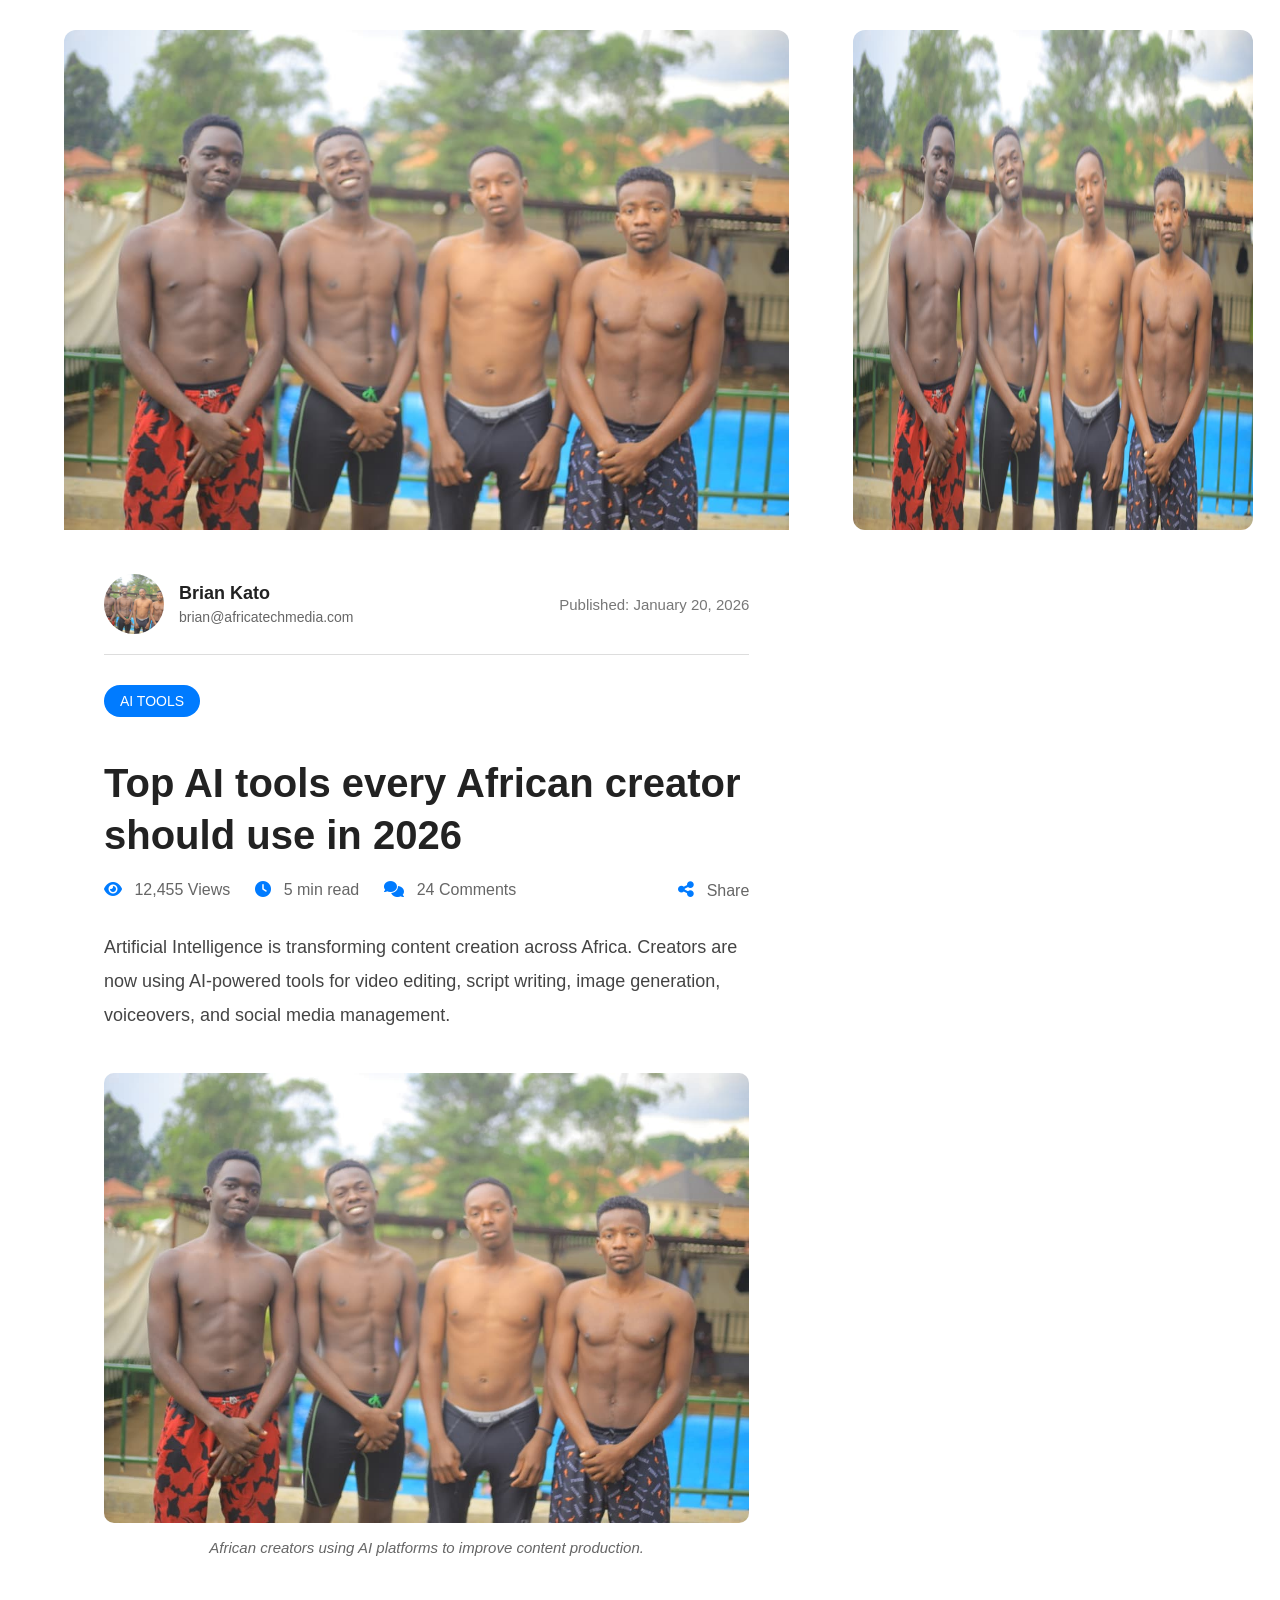
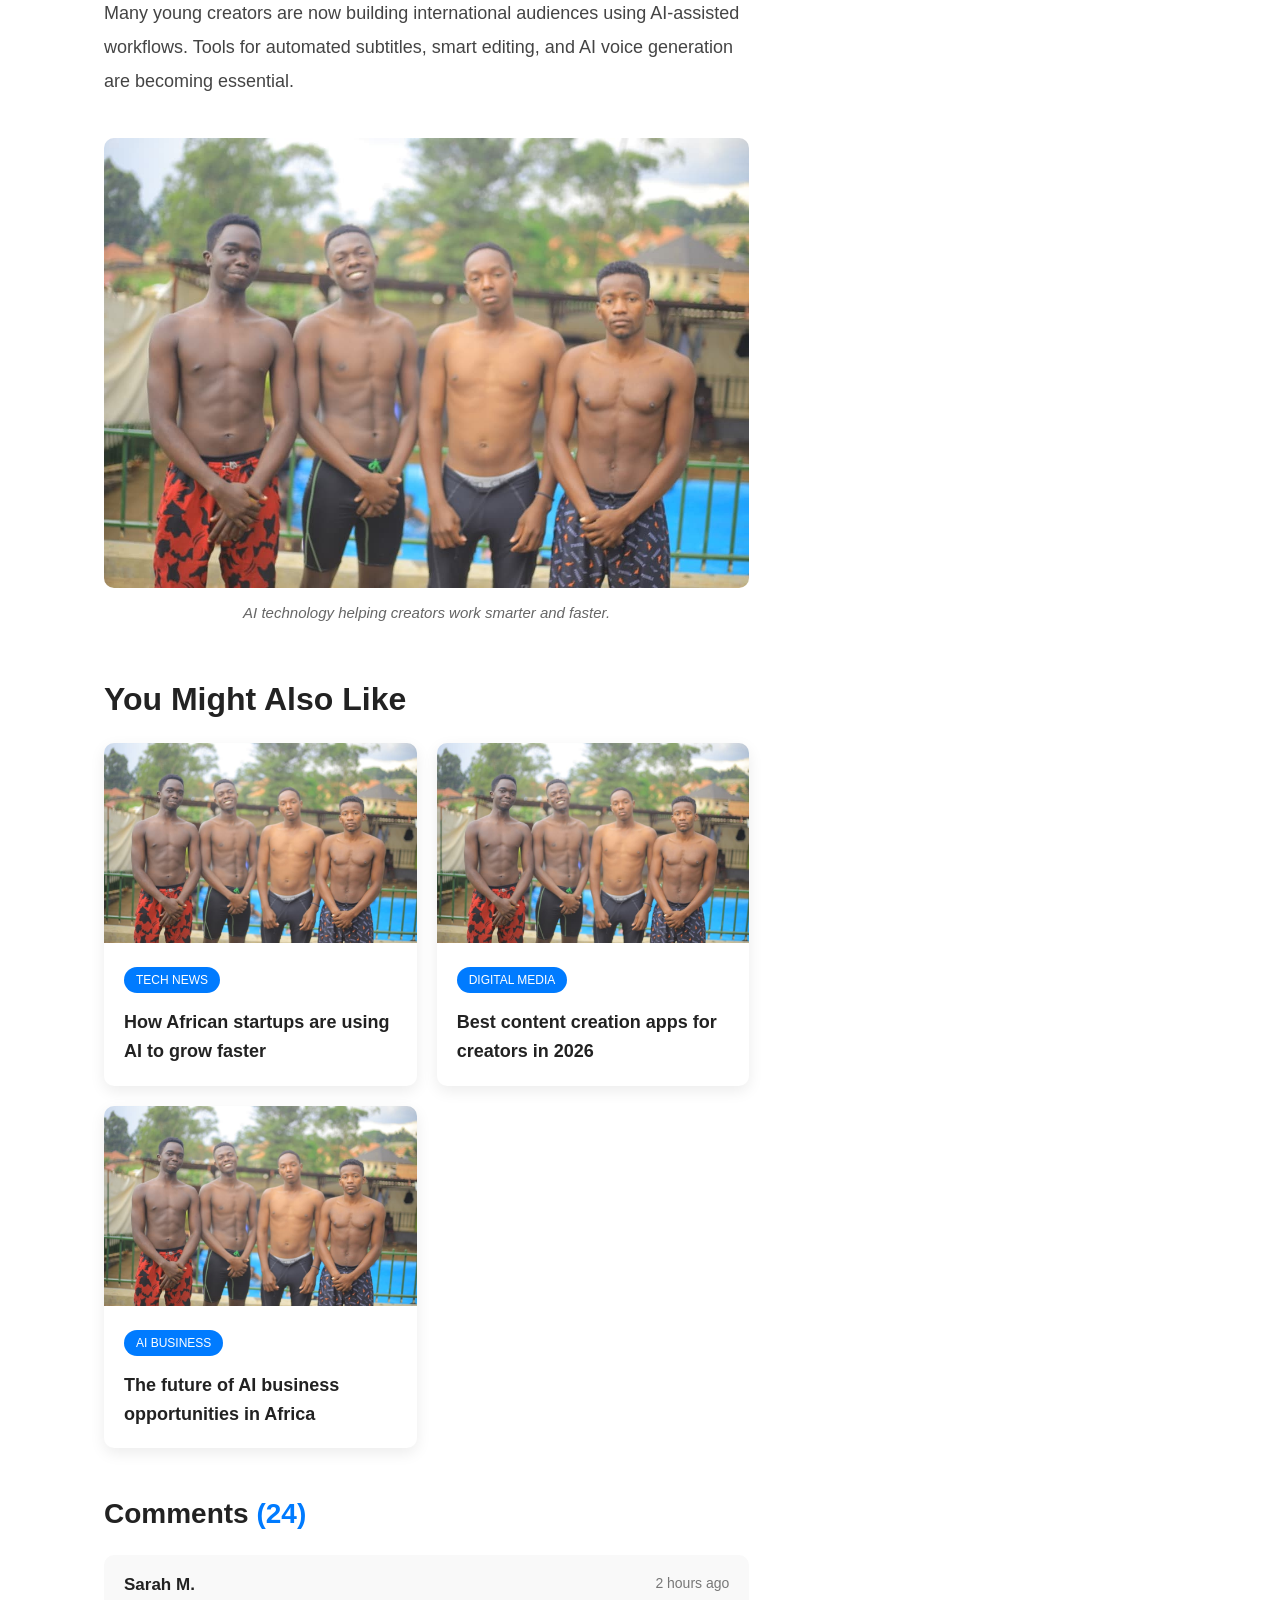
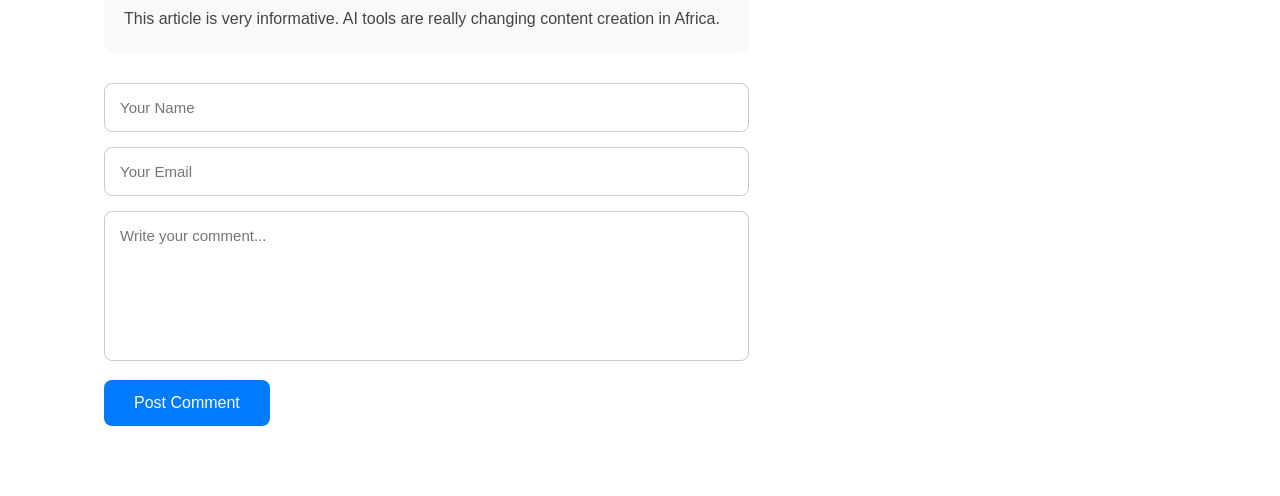
<file: single.html>
<!DOCTYPE html>
<html lang="en">

<head>
    <meta charset="UTF-8" />
    <meta name="viewport" content="width=device-width, initial-scale=1.0" />
    <title>Single Blog Page</title>

    <!-- Font Awesome -->
    <link rel="stylesheet" href="https://cdnjs.cloudflare.com/ajax/libs/font-awesome/6.5.1/css/all.min.css" />

    <style>
        * {
            margin: 0;
            padding: 0;
            box-sizing: border-box;
            font-family: Arial, Helvetica, sans-serif;
        }

        body {
            color: #222;
        }

        .blog-container {
            width: 85%;
            max-width: 1000px;
            margin: 20px auto;
            border-radius: 12px;
            overflow: hidden;
        }

        .blog-image img {
            width: 100%;
            height: 500px;
            object-fit: cover;
        }

        .blog-content {
            padding: 40px;
        }

        .blog-category {
            display: inline-block;
            background: #007bff;
            color: #fff;
            padding: 8px 16px;
            border-radius: 30px;
            font-size: 14px;
            margin-bottom: 20px;
        }

        .blog-title {
            font-size: 40px;
            margin: 20px 0;
            line-height: 1.3;
        }

        /* Publisher */

        .publisher {
            display: flex;
            align-items: center;
            justify-content: space-between;
            flex-wrap: wrap;
            gap: 20px;
            margin-bottom: 30px;
            padding-bottom: 20px;
            border-bottom: 1px solid #ddd;
        }

        .publisher-info {
            display: flex;
            align-items: center;
            gap: 15px;
        }

        .publisher-info img {
            width: 60px;
            height: 60px;
            border-radius: 50%;
            object-fit: cover;
        }

        .publisher-details h4 {
            font-size: 18px;
            margin-bottom: 5px;
        }

        .publisher-details p {
            color: #666;
            font-size: 14px;
        }

        .publish-date {
            color: #777;
            font-size: 15px;
        }

        /* Meta */

        .blog-meta {
            display: flex;
            gap: 25px;
            flex-wrap: wrap;
            margin-bottom: 30px;
            color: #666;
        }

        .blog-meta span i {
            color: #007bff;
            margin-right: 8px;
        }

        .share-icon {
            margin-left: auto;
            cursor: pointer;
        }

        .share-icon i {
            color: #007bff;
            font-size: 18px;
        }

        /* Text */

        .blog-description {
            font-size: 18px;
            line-height: 1.9;
            color: #444;
            margin-bottom: 25px;
        }

        /* Blog images */

        .blog-extra-image {
            margin: 40px 0;
        }

        .blog-extra-image img {
            width: 100%;
            border-radius: 10px;
            height: 450px;
            object-fit: cover;
        }

        .caption {
            text-align: center;
            margin-top: 12px;
            color: #666;
            font-style: italic;
            font-size: 15px;
        }

        /* Comments */

        .comments-section {
            margin-top: 50px;
        }

        .comments-section h2 {
            margin-bottom: 25px;
            font-size: 28px;
        }

        .comment-count {
            color: #007bff;
        }

        .comment-box {
            margin-bottom: 25px;
            padding: 20px;
            background: #f9f9f9;
            border-radius: 10px;
        }

        .comment-header {
            display: flex;
            justify-content: space-between;
            margin-bottom: 10px;
        }

        .comment-header h4 {
            font-size: 17px;
        }

        .comment-header span {
            color: #777;
            font-size: 14px;
        }

        .comment-text {
            line-height: 1.7;
            color: #444;
        }

        /* Comment Form */

        .comment-form {
            margin-top: 30px;
        }

        .comment-form input,
        .comment-form textarea {
            width: 100%;
            padding: 15px;
            margin-bottom: 15px;
            border: 1px solid #ccc;
            border-radius: 8px;
            font-size: 15px;
        }

        .comment-form textarea {
            resize: none;
            height: 150px;
        }

        .comment-form button {
            background: #007bff;
            color: #fff;
            border: none;
            padding: 14px 30px;
            border-radius: 8px;
            cursor: pointer;
            font-size: 16px;
        }

        .comment-form button:hover {
            background: #0056b3;
        }

        @media(max-width:768px) {

            .blog-image img,
            .blog-extra-image img {
                height: 300px;
            }

            .blog-title {
                font-size: 28px;
            }

            .blog-content {
                padding: 25px;
            }

            .publisher {
                flex-direction: column;
                align-items: flex-start;
            }

        }




        /* PAGE LAYOUT */

        .page-wrapper {
            width: 100%;
            max-width: 1400px;
            margin: 10px auto;
            display: grid;
            grid-template-columns: 2fr 1fr;
            align-items: start;
        }

        /* SIDEBAR */

        .sidebar {
            position: sticky;
            top: 30px;
            width: 400px;
        }

        .advert-card {
            position: relative;
            border-radius: 12px;
            overflow: hidden;
            height: 500px;
        }

        .advert-card img {
            width: 100%;
            height: 100%;
        }

        /* RELATED POSTS */

        .related-posts {
            margin-top: 60px;
        }

        .related-posts h2 {
            margin-bottom: 25px;
            font-size: 32px;
        }

        .related-grid {
            display: grid;
            grid-template-columns: repeat(auto-fit, minmax(250px, 1fr));
            gap: 20px;
        }

        .related-card {
            background: #fff;
            border-radius: 10px;
            overflow: hidden;
            box-shadow: 0 5px 15px rgba(0, 0, 0, 0.08);
            transition: 0.3s;
        }

        .related-card:hover {
            transform: translateY(-5px);
        }

        .related-card img {
            width: 100%;
            height: 200px;
            object-fit: cover;
        }

        .related-content {
            padding: 20px;
        }

        .related-content span {
            display: inline-block;
            background: #007bff;
            color: #fff;
            font-size: 12px;
            padding: 6px 12px;
            border-radius: 20px;
            margin-bottom: 15px;
        }

        .related-content h4 {
            font-size: 18px;
            line-height: 1.6;
        }

        /* MOBILE */

        @media(max-width:992px) {

            .page-wrapper {
                grid-template-columns: 1fr;
            }

            .sidebar {
                position: relative;
            }

        }
    </style>

</head>

<body>






    <!-- MAIN WRAPPER -->
    <div class="page-wrapper">

        <!-- BLOG CONTENT -->
        <div class="blog-container">

            <!-- Main Image -->
            <div class="blog-image">
                <img src="./assests/images/IMG-20260120-WA0158.jpg" alt="">
            </div>

            <div class="blog-content">
                <!-- Publisher -->
                <div class="publisher">

                    <div class="publisher-info">

                        <img src="./assests/images/IMG-20260120-WA0158.jpg" alt="">

                        <div class="publisher-details">
                            <h4>Brian Kato</h4>
                            <p>brian@africatechmedia.com</p>
                        </div>

                    </div>

                    <div class="publish-date">
                        Published: January 20, 2026
                    </div>
                </div>


                <span class="blog-category">
                    AI TOOLS
                </span>

                <h1 class="blog-title">
                    Top AI tools every African creator should use in 2026
                </h1>


                <!-- Meta -->
                <div class="blog-meta">

                    <span>
                        <i class="fas fa-eye"></i>
                        12,455 Views
                    </span>

                    <span>
                        <i class="fas fa-clock"></i>
                        5 min read
                    </span>

                    <span>
                        <i class="fas fa-comments"></i>
                        24 Comments
                    </span>

                    <span class="share-icon">
                        <i class="fas fa-share-alt"></i>
                        Share
                    </span>

                </div>

                <!-- Blog Text -->
                <p class="blog-description">
                    Artificial Intelligence is transforming content creation across
                    Africa. Creators are now using AI-powered tools for video editing,
                    script writing, image generation, voiceovers, and social media
                    management.
                </p>

                <!-- Extra Image -->
                <div class="blog-extra-image">

                    <img src="./assests/images/IMG-20260120-WA0158.jpg" alt="">

                    <p class="caption">
                        African creators using AI platforms to improve content production.
                    </p>

                </div>

                <p class="blog-description">
                    Many young creators are now building international audiences
                    using AI-assisted workflows. Tools for automated subtitles,
                    smart editing, and AI voice generation are becoming essential.
                </p>

                <!-- Extra Image -->
                <div class="blog-extra-image">

                    <img src="./assests/images/IMG-20260120-WA0158.jpg" alt="">

                    <p class="caption">
                        AI technology helping creators work smarter and faster.
                    </p>

                </div>

                <!-- YOU MIGHT ALSO LIKE -->
                <div class="related-posts">

                    <h2>You Might Also Like</h2>

                    <div class="related-grid">

                        <!-- Card -->
                        <div class="related-card">

                            <img src="./assests/images/IMG-20260120-WA0158.jpg" alt="">

                            <div class="related-content">

                                <span>TECH NEWS</span>

                                <h4>
                                    How African startups are using AI to grow faster
                                </h4>

                            </div>

                        </div>

                        <!-- Card -->
                        <div class="related-card">

                            <img src="./assests/images/IMG-20260120-WA0158.jpg" alt="">

                            <div class="related-content">

                                <span>DIGITAL MEDIA</span>

                                <h4>
                                    Best content creation apps for creators in 2026
                                </h4>

                            </div>

                        </div>

                        <!-- Card -->
                        <div class="related-card">

                            <img src="./assests/images/IMG-20260120-WA0158.jpg" alt="">

                            <div class="related-content">

                                <span>AI BUSINESS</span>

                                <h4>
                                    The future of AI business opportunities in Africa
                                </h4>

                            </div>

                        </div>

                    </div>

                </div>

                <!-- COMMENTS -->
                <div class="comments-section">

                    <h2>
                        Comments
                        <span class="comment-count">(24)</span>
                    </h2>

                    <div class="comment-box">

                        <div class="comment-header">
                            <h4>Sarah M.</h4>
                            <span>2 hours ago</span>
                        </div>

                        <p class="comment-text">
                            This article is very informative. AI tools are really
                            changing content creation in Africa.
                        </p>

                    </div>

                    <div class="comment-form">

                        <input type="text" placeholder="Your Name">

                        <input type="email" placeholder="Your Email">

                        <textarea placeholder="Write your comment..."></textarea>

                        <button type="submit">
                            Post Comment
                        </button>

                    </div>

                </div>

            </div>

        </div>

        <!-- SIDEBAR -->
        <aside class="sidebar">

            <div class="advert-card">

                <img src="./assests/images/IMG-20260120-WA0158.jpg" alt="Advertisement">

            </div>

        </aside>

    </div>

</body>

</html>
</file>
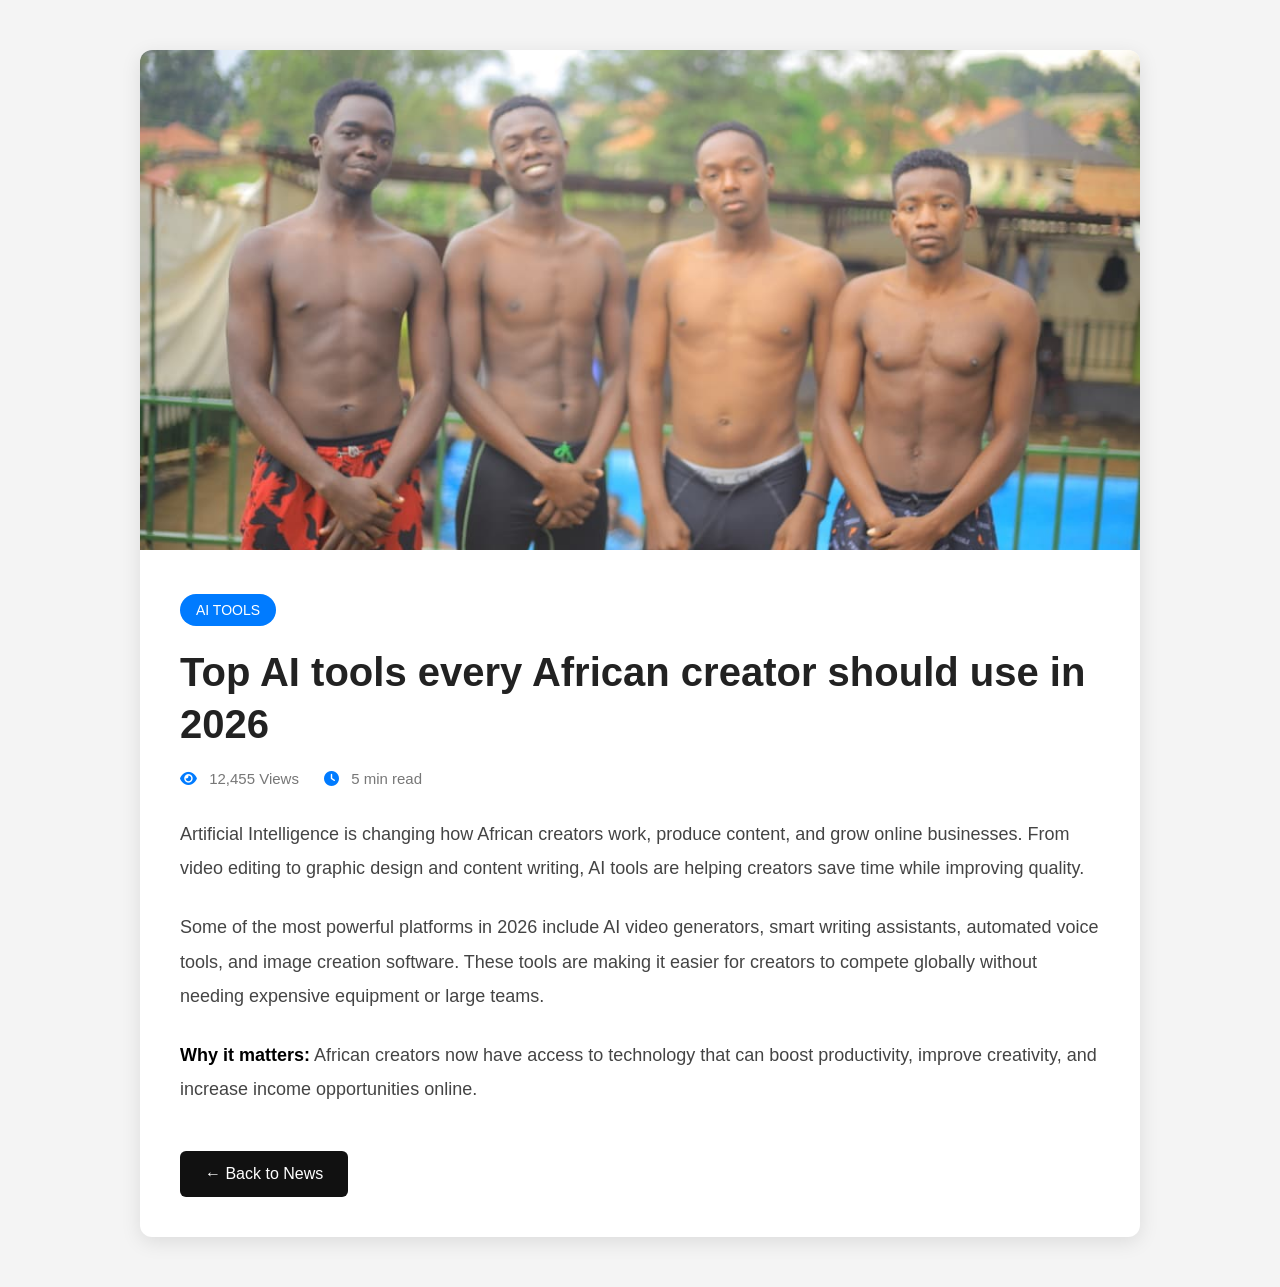
<file: single2.html>
<!DOCTYPE html>
<html lang="en">
<head>
    <meta charset="UTF-8" />
    <meta name="viewport" content="width=device-width, initial-scale=1.0" />
    <title>Single Blog Page</title>

    <!-- Font Awesome -->
    <link rel="stylesheet" href="https://cdnjs.cloudflare.com/ajax/libs/font-awesome/6.5.1/css/all.min.css">

    <style>

        *{
            margin:0;
            padding:0;
            box-sizing:border-box;
            font-family:Arial, Helvetica, sans-serif;
        }

        body{
            background:#f4f4f4;
            color:#222;
        }

        .blog-container{
            width:90%;
            max-width:1000px;
            margin:50px auto;
            background:#fff;
            border-radius:12px;
            overflow:hidden;
            box-shadow:0 5px 20px rgba(0,0,0,0.1);
        }

        .blog-image img{
            width:100%;
            height:500px;
            object-fit:cover;
        }

        .blog-content{
            padding:40px;
        }

        .blog-category{
            display:inline-block;
            background:#007bff;
            color:#fff;
            padding:8px 16px;
            border-radius:30px;
            font-size:14px;
            margin-bottom:20px;
        }

        .blog-title{
            font-size:40px;
            margin-bottom:20px;
            line-height:1.3;
        }

        .blog-meta{
            display:flex;
            gap:25px;
            color:#777;
            margin-bottom:30px;
            font-size:15px;
        }

        .blog-meta span i{
            margin-right:8px;
            color:#007bff;
        }

        .blog-description{
            font-size:18px;
            line-height:1.9;
            color:#444;
            margin-bottom:25px;
        }

        .blog-description strong{
            color:#000;
        }

        .back-btn{
            display:inline-block;
            margin-top:20px;
            text-decoration:none;
            background:#111;
            color:#fff;
            padding:14px 25px;
            border-radius:6px;
            transition:0.3s;
        }

        .back-btn:hover{
            background:#007bff;
        }

        @media(max-width:768px){

            .blog-image img{
                height:300px;
            }

            .blog-title{
                font-size:28px;
            }

            .blog-content{
                padding:25px;
            }

            .blog-meta{
                flex-direction:column;
                gap:10px;
            }

        }

    </style>

</head>
<body>

    <div class="blog-container">

        <div class="blog-image">
            <img src="./assests/images/IMG-20260120-WA0158.jpg" alt="">
        </div>

        <div class="blog-content">

            <span class="blog-category">
                AI TOOLS
            </span>

            <h1 class="blog-title">
                Top AI tools every African creator should use in 2026
            </h1>

            <div class="blog-meta">

                <span>
                    <i class="fas fa-eye"></i>
                    12,455 Views
                </span>

                <span>
                    <i class="fas fa-clock"></i>
                    5 min read
                </span>

            </div>

            <p class="blog-description">
                Artificial Intelligence is changing how African creators work,
                produce content, and grow online businesses. From video editing
                to graphic design and content writing, AI tools are helping
                creators save time while improving quality.
            </p>

            <p class="blog-description">
                Some of the most powerful platforms in 2026 include AI video
                generators, smart writing assistants, automated voice tools,
                and image creation software. These tools are making it easier
                for creators to compete globally without needing expensive
                equipment or large teams.
            </p>

            <p class="blog-description">
                <strong>Why it matters:</strong> African creators now have
                access to technology that can boost productivity, improve
                creativity, and increase income opportunities online.
            </p>

            <a href="#" class="back-btn">
                ← Back to News
            </a>

        </div>

    </div>

</body>
</html>
</file>
<file: assests/css/style.css>
* {
            margin: 0;
            padding: 0;
            box-sizing: border-box;
        }

        body {
            font-family: 'Poppins', sans-serif;
            background: #f4f4f4;
            color: #222;
        }

        /* Floating social media icons */
        .floating-socials {
            position: fixed;
            left: 0;
            top: 40%;
            z-index: 999;
        }

        .floating-socials a {
            width: 55px;
            height: 55px;
            display: flex;
            align-items: center;
            justify-content: center;
            color: #fff;
            text-decoration: none;
            font-size: 1.3rem;
            margin-top: 4px;
            border-top-right-radius: 8px;
            border-bottom-right-radius: 8px;
        }

        .floating-socials a:hover {
            padding: 0px 35px;
            transition: 0.3s ease;
            font-size: 1.5rem;
        }

        .facebook {
            background: #1877f2;
        }

        .linkedin {
            background: #0a66c2;
        }

        .email {
            background: #2eaf67;
        }

        /* whatsapp floating btn */
        .whatsapp {
            position: fixed;
            bottom: 25px;
            left: 20px;
            width: 60px;
            height: 60px;
            border-radius: 50%;
            background: #25d366;
            color: #fff;
            display: flex;
            align-items: center;
            justify-content: center;
            font-size: 2rem;
            text-decoration: none;
            z-index: 999;
            box-shadow: 0 5px 15px rgba(0, 0, 0, 0.2);
        }


        /* Advertising Section */
        .topadvert {
            background: #2e7d32;
            padding: 12px 0;
            color: #fff;
            width: 100%;
        }

        .advert-wrapper {
            width: 80%;
            max-width: 1400px;
            margin: auto;
            display: flex;
            justify-content: space-between;
            align-items: center;
            gap: 15px;
            flex-wrap: wrap;
        }

        .advert-text {
            color: #fff;
            font-size: 0.95rem;
            font-weight: 500;
            flex: 1;
            min-width: 250px;
        }

        .advert-btn {
            background: #f2a400;
            color: #000;
            text-decoration: none;
            padding: 8px 18px;
            border-radius: 4px;
            font-weight: 600;
        }

        .advert-text span {
            background: #f2a400;
            color: #000;
            padding: 4px 10px;
            margin-right: 10px;
            font-size: 0.8rem;
            font-weight: 600;
            border-radius: 3px;
        }

        .advert-btn {
            background: #f2a400;
            color: #fff;
            text-decoration: none;
            padding: 8px 18px;
            border-radius: 4px;
            transition: 0.3s ease;
            font-weight: 600;
        }

        .advert-btn:hover {
            background: #fff;
            color: #2e7d32;
        }


        /* Top header section  */
        .top-header {
            background: #efefef;
            padding: 5px 0;
            border-bottom: 3px solid #4caf50;
        }

        .top-header .container {
            width: 80%;
            max-width: 1400px;
            margin: auto;
        }

        .container {
            width: 80%;
            max-width: 1400px;
            margin: auto;
        }

        .header-wrapper {
            display: flex;
            justify-content: space-between;
            align-items: center;
            flex-wrap: wrap;
            gap: 20px;
        }

        .logo img {
            width: 50px;
            height: 50px;
            object-fit: cover;
        }

        .header-right {
            display: flex;
            align-items: center;
            gap: 15px;
            flex-wrap: wrap;
        }

        .top-header .container .header-wrapper .logo h1 {
            font-size: 52px;
            font-weight: 700;
            color: #4caf50;
            letter-spacing: 2px;
            margin-top: 15px;
        }

        /* .podcast-btn {
            background: #f2a400;
            color: #fff;
            border: none;
            padding: 14px 24px;
            border-radius: 40px;
            font-weight: 600;
            cursor: pointer;
            display: flex;
            align-items: center;
            gap: 10px;
            transition: 0.3s ease;
        }

        .podcast-btn:hover {
            background: #db9300;
        } */

        .social-icons {
            display: flex;
            gap: 10px;
        }

        .top-header .social-icons a {
            width: 42px;
            height: 42px;
            background: #4caf50;
            color: #fff;
            display: flex;
            align-items: center;
            justify-content: center;
            text-decoration: none;
            transition: 0.3s ease;
            border: none;
        }

        .top-header .social-icons a:hover {
            background: #2e7d32;
            color: #fff;
            font-size: 1.4rem;
            transition: 0.5s ease;
        }

        .newsletter-btn {
            background: #4caf50;
            color: #fff;
            border: none;
            padding: 14px 24px;
            font-weight: 600;
            cursor: pointer;
            transition: 0.3s ease;
        }

        .newsletter-btn:hover {
            background: #2e7d32;
        }


        /* navbar section  */
        .navbar {
            background: #fff;
            border-bottom: 1px solid #ddd;
            position: sticky;
            top: 0;
            z-index: 998;
        }

        .navbar.change_bg {
            background: #43a047 !important;
            color: #fff !important;
        }

        .navbar.change_bg .nav-links a {
            color: #fff !important;
        }

        .navbar.change_bg .nav-links a:hover {
            border-bottom: 1px solid;
            transition: 0.3s ease;
        }

        .navbar.change_bg .nav-links .active {
            background: #fff !important;
            color: #43a047 !important;
        }

        .nav-wrapper {
            display: flex;
            justify-content: space-between;
            align-items: center;
            padding: 18px 0;
        }

        .nav-links {
            display: flex;
            gap: 10px;
            list-style: none;
            flex-wrap: wrap;
        }

        .nav-links a {
            text-decoration: none;
            color: #333;
            font-weight: 500;
            transition: 0.3s ease;
            padding: 6px 12px;
        }

        .nav-links a:hover {
            color: #fff;
            background: #43a047;
            padding: 6px 12px;
        }

        .nav-links .active {
            color: #fff;
            background: #43a047;
            padding: 6px 12px;
        }

        .search-btn {
            width: 45px;
            height: 45px;
            border: none;
            background: #f2a400;
            color: #fff;
            cursor: pointer;
            font-size: 1rem;
            transition: 0.3s ease;
        }

        .search-btn:hover {
            background: #d89100;
        }

        /* .navbar .searchbar form input{
            width: 45px;
            height: 45px;
            border: none;
            background: #f2a400;
            color: #000;
            padding: 0 15px;
            font-size: 1rem;
            transition: 0.3s ease;
            opacity: 0;
        } */

        .navbar .searchbar form input {
            background: #fff;
            font-size: 13px;
            width: 250px;
            height: 45px;
            padding: 0 15px;
            outline: none;
            border: 1px solid #ddd;
            /* border-color: #4da3ff; */
            /* box-shadow: 0 0 0 0.35rem rgba(13, 110, 253, 0.35); */
        }

        /* =========================
   HERO SECTION
========================= */

        .hero {
            padding: 30px 0;
        }

        .hero-grid {
            display: grid;
            grid-template-columns: 2fr 1fr;
            gap: 20px;
        }

        .main-post {
            position: relative;
            overflow: hidden;
            border: 5px solid #43a047;
            background: #000;
        }

        .main-post img {
            width: 100%;
            height: 100%;
            object-fit: cover;
            display: block;
        }

        .overlay {
            position: absolute;
            bottom: 0;
            left: 0;
            width: 100%;
            padding: 30px;
            background: linear-gradient(to top,
                    rgba(0, 0, 0, 0.75),
                    rgba(0, 0, 0, 0.1));
            color: #fff;
        }

        .overlay h2 {
            font-size: 2rem;
            margin-bottom: 10px;
        }

        .overlay p {
            font-size: 0.95rem;
            line-height: 1.7;
            margin-bottom: 15px;
        }

        .views {
            display: flex;
            align-items: center;
            gap: 8px;
            font-size: 0.9rem;
        }

        /* =========================
   SIDE POSTS
========================= */

        .side-posts {
            display: flex;
            flex-direction: column;
            gap: 20px;
        }

        .side-card {
            position: relative;
            overflow: hidden;
            border: 5px solid #f0df00;
            background: #000;
        }

        .side-card img {
            width: 100%;
            height: 100%;
            display: block;
            object-fit: cover;
        }

        .side-overlay {
            position: absolute;
            bottom: 0;
            left: 0;
            width: 100%;
            padding: 20px;
            background: linear-gradient(to top,
                    rgba(0, 0, 0, 0.75),
                    rgba(0, 0, 0, 0.05));
            color: #fff;
        }

        .side-overlay h3 {
            font-size: 1.4rem;
            margin-bottom: 10px;
            line-height: 1.4;
        }

        .side-overlay .views {
            font-size: 0.85rem;
        }



        /* =========================
   RESPONSIVE
========================= */

        @media(max-width:992px) {

            .hero-grid {
                grid-template-columns: 1fr;
            }

            .overlay h2 {
                font-size: 1.5rem;
            }

            .side-overlay h3 {
                font-size: 1.1rem;
            }

        }

        @media(max-width:768px) {

            .header-wrapper {
                flex-direction: column;
                align-items: flex-start;
            }

            .nav-wrapper {
                flex-direction: column;
                gap: 20px;
                align-items: flex-start;
            }

            .nav-links {
                gap: 18px;
            }

            .overlay {
                padding: 20px;
            }

            .overlay h2 {
                font-size: 1.2rem;
            }

            .overlay p {
                font-size: 0.85rem;
            }

        }




        /* =========================
   LATEST NEWS SECTION
========================= */

        .latest-news {
            padding: 60px 0;
        }

        .section-title {
            margin-bottom: 30px;
        }

        .section-title h2 {
            font-size: 2rem;
            color: #222;
            position: relative;
            display: inline-block;
        }

        .section-title h2::after {
            content: '';
            width: 60%;
            height: 4px;
            background: #43a047;
            position: absolute;
            left: 0;
            bottom: -10px;
        }

        .news-grid {
            display: grid;
            grid-template-columns: repeat(3, 1fr);
            gap: 25px;
        }

        .news-card {
            background: #fff;
            border-radius: 10px;
            overflow: hidden;
            box-shadow: 0 5px 15px rgba(0, 0, 0, 0.08);
            transition: 0.3s ease;
        }

        .news-card:hover {
            transform: translateY(-5px);
        }

        .news-image {
            height: 240px;
            overflow: hidden;
        }

        .news-image img {
            width: 100%;
            height: 100%;
            object-fit: cover;
            transition: 0.4s ease;
        }

        .news-card:hover img {
            transform: scale(1.05);
        }

        .news-content {
            padding: 22px;
        }

        .news-category {
            display: inline-block;
            background: #43a047;
            color: #fff;
            padding: 6px 14px;
            border-radius: 4px;
            font-size: 0.75rem;
            font-weight: 600;
            margin-bottom: 15px;
        }

        .news-content h3 {
            font-size: 1.3rem;
            line-height: 1.5;
            margin-bottom: 15px;
            color: #222;
        }

        .news-content p {
            color: #666;
            line-height: 1.8;
            margin-bottom: 20px;
            font-size: 0.95rem;
        }

        .news-meta {
            display: flex;
            justify-content: space-between;
            align-items: center;
            font-size: 0.85rem;
            color: #777;
            border-top: 1px solid #eee;
            padding-top: 15px;
        }

        /* =========================
   RESPONSIVE NEWS
========================= */

        @media(max-width:992px) {

            .news-grid {
                grid-template-columns: 1fr 1fr;
            }

        }

        @media(max-width:768px) {

            .news-grid {
                grid-template-columns: 1fr;
            }

        }


        /* =========================
   CONTENT LAYOUT
========================= */

        .content-layout {
            display: grid;
            grid-template-columns: 2fr 340px;
            gap: 30px;
            align-items: start;
        }



        /* =========================
   POSTS WRAPPER
========================= */

        .posts-wrapper {
            display: grid;
            grid-template-columns: repeat(3, 1fr);
            gap: 20px;
        }

        /* =========================
   SMALLER NEWS CARDS
========================= */

        .news-card {
            background: #fff;
            border-radius: 10px;
            overflow: hidden;
            box-shadow: 0 5px 15px rgba(0, 0, 0, 0.08);
            transition: 0.3s ease;
        }

        .news-card:hover {
            transform: translateY(-5px);
        }

        .news-image {
            height: 180px;
            overflow: hidden;
        }

        .news-image img {
            width: 100%;
            height: 100%;
            object-fit: cover;
            transition: 0.4s ease;
        }

        .news-card:hover img {
            transform: scale(1.05);
        }

        .news-content {
            padding: 18px;
        }

        .news-category {
            display: inline-block;
            background: #43a047;
            color: #fff;
            padding: 5px 12px;
            border-radius: 4px;
            font-size: 0.7rem;
            font-weight: 600;
            margin-bottom: 12px;
        }

        .news-content h3 {
            font-size: 1rem;
            line-height: 1.5;
            margin-bottom: 12px;
            color: #222;
        }

        .news-content p {
            color: #666;
            line-height: 1.7;
            margin-bottom: 18px;
            font-size: 0.88rem;
        }

        .news-meta {
            display: flex;
            justify-content: space-between;
            align-items: center;
            font-size: 0.75rem;
            color: #777;
            border-top: 1px solid #eee;
            padding-top: 12px;
        }

        .read-more {
            margin-top: 15px;
            display: inline-flex;
            align-items: center;
            gap: 8px;
            text-decoration: none;
            color: #43a047;
            font-weight: 600;
            font-size: 0.85rem;
            transition: 0.3s ease;
        }

        .read-more i {
            transition: 0.3s ease;
        }

        .read-more:hover i {
            transform: translateX(5px);
        }

        /* =========================
   RESPONSIVE
========================= */

        @media(max-width:1200px) {

            .posts-wrapper {
                grid-template-columns: repeat(2, 1fr);
            }

        }

        @media(max-width:768px) {

            .posts-wrapper {
                grid-template-columns: 1fr;
            }

        }


        /* =========================
   CONTENT LAYOUT
========================= */

        .content-layout {
            display: grid;
            grid-template-columns: 1fr 280px;
            gap: 25px;
            align-items: start;
        }

        /* =========================
   SIDEBAR
========================= */

        .sidebar {
            position: sticky;
            top: 20px;
        }

        /* =========================
   ADVERT CARD
========================= */

        .advert-card {
            position: relative;
            overflow: hidden;
            border-radius: 12px;
            height: 520px;
            box-shadow: 0 5px 20px rgba(0, 0, 0, 0.1);
        }

        .advert-card img {
            width: 100%;
            height: 100%;
            object-fit: cover;
            transition: 0.4s ease;
        }

        .advert-card:hover img {
            transform: scale(1.05);
        }

        .advert-overlay {
            position: absolute;
            inset: 0;
            background: linear-gradient(to top,
                    rgba(0, 0, 0, 0.88),
                    rgba(0, 0, 0, 0.15));
            display: flex;
            flex-direction: column;
            justify-content: flex-end;
            padding: 22px;
            color: #fff;
        }

        .advert-overlay span {
            background: #f2a400;
            width: max-content;
            padding: 5px 12px;
            border-radius: 4px;
            font-size: 0.7rem;
            font-weight: 600;
            margin-bottom: 15px;
            letter-spacing: 1px;
        }

        .advert-overlay h3 {
            font-size: 1.3rem;
            line-height: 1.5;
            margin-bottom: 18px;
        }

        .advert-overlay a {
            width: max-content;
            background: #43a047;
            color: #fff;
            text-decoration: none;
            padding: 10px 18px;
            border-radius: 5px;
            font-size: 0.9rem;
            font-weight: 600;
            transition: 0.3s ease;
        }

        .advert-overlay a:hover {
            background: #2e7d32;
        }

        /* =========================
   RESPONSIVE
========================= */

        @media(max-width:1200px) {

            .content-layout {
                grid-template-columns: 1fr;
            }

            .sidebar {
                position: relative;
                top: 0;
            }

            .advert-card {
                height: 350px;
            }

        }


        footer {
            background: #2e7d32;
            color: #fff;
            padding: 70px 80px 25px;
            position: relative;
            overflow: hidden;
        }

        /* subtle wave background */
        footer::before {
            content: "";
            position: absolute;
            inset: 0;
            background:
                radial-gradient(circle at left, rgba(255, 255, 255, 0.04) 1px, transparent 1px);
            background-size: 180px 180px;
            opacity: 3;
        }

        .footer-container {
            position: relative;
            z-index: 2;
            display: grid;
            grid-template-columns: 1.3fr 1fr 1fr 1.2fr;
            gap: 60px;
        }

        .logo {
            font-size: 56px;
            font-weight: 700;
            letter-spacing: 2px;
            margin-bottom: 20px;
        }

        .about-text {
            font-size: 17px;
            line-height: 1.6;
            max-width: 380px;
            color: #f0f0f0;
            margin-bottom: 28px;
        }

        .social-icons {
            display: flex;
            gap: 12px;
        }

        .social-icons a {
            width: 46px;
            height: 46px;
            border: 2px solid #fff;
            border-radius: 10px;
            display: flex;
            align-items: center;
            justify-content: center;
            color: #fff;
            text-decoration: none;
            transition: .3s;
            font-size: 18px;
        }

        .social-icons a:hover {
            background: #fff;
            color: #2e7d32;
        }

        .footer-title {
            font-size: 28px;
            font-weight: 700;
            margin-bottom: 28px;
        }

        .footer-links {
            display: flex;
            flex-direction: column;
            gap: 18px;
        }

        .footer-links a {
            color: #fff;
            text-decoration: none;
            font-size: 18px;
            transition: .3s;
        }

        .footer-links a:hover {
            color: #b8a4ff;
            padding-left: 5px;
        }

        .info-item {
            margin-bottom: 22px;
        }

        .info-item h4 {
            font-size: 20px;
            margin-bottom: 10px;
            font-weight: 700;
        }

        .info-item p {
            font-size: 18px;
            color: #f0f0f0;
            line-height: 1.5;
        }

        .newsletter-text {
            font-size: 18px;
            line-height: 1.6;
            color: #f0f0f0;
            margin-bottom: 35px;
            max-width: 350px;
        }

        .newsletter input {
            width: 100%;
            height: 60px;
            border: 1px solid rgba(255, 255, 255, 0.4);
            background: transparent;
            border-radius: 12px;
            padding: 0 20px;
            font-size: 17px;
            color: #fff;
            outline: none;
            margin-bottom: 22px;
        }

        .newsletter input::placeholder {
            color: #bfb8d6;
        }

        .newsletter button {
            width: 100%;
            height: 60px;
            border: none;
            border-radius: 12px;
            background: #fff;
            color: #2e7d32;
            font-size: 24px;
            font-weight: 600;
            cursor: pointer;
            transition: .3s;
        }

        .newsletter button:hover {
            transform: translateY(-2px);
            opacity: .9;
        }

        .footer-bottom {
            position: relative;
            z-index: 2;
            margin-top: 60px;
            padding-top: 28px;
            border-top: 1px solid rgba(255, 255, 255, 0.1);

            display: flex;
            justify-content: space-between;
            align-items: center;
            flex-wrap: wrap;
            gap: 20px;
        }

        .footer-bottom p {
            font-size: 18px;
            color: #f0f0f0;
        }

        .footer-bottom span {
            font-weight: 700;
        }

        .bottom-links {
            display: flex;
            gap: 30px;
            flex-wrap: wrap;
        }

        .bottom-links a {
            color: #fff;
            text-decoration: none;
            font-size: 18px;
            transition: .3s;
        }

        .bottom-links a:hover {
            color: #b8a4ff;
        }

        /* Responsive */
        @media(max-width:1100px) {
            .footer-container {
                grid-template-columns: 1fr 1fr;
            }
        }

        @media(max-width:768px) {
            footer {
                padding: 50px 25px 25px;
            }

            .footer-container {
                grid-template-columns: 1fr;
                gap: 45px;
            }

            .footer-bottom {
                flex-direction: column;
                align-items: flex-start;
            }

            .logo {
                font-size: 46px;
            }
        }
</file>
